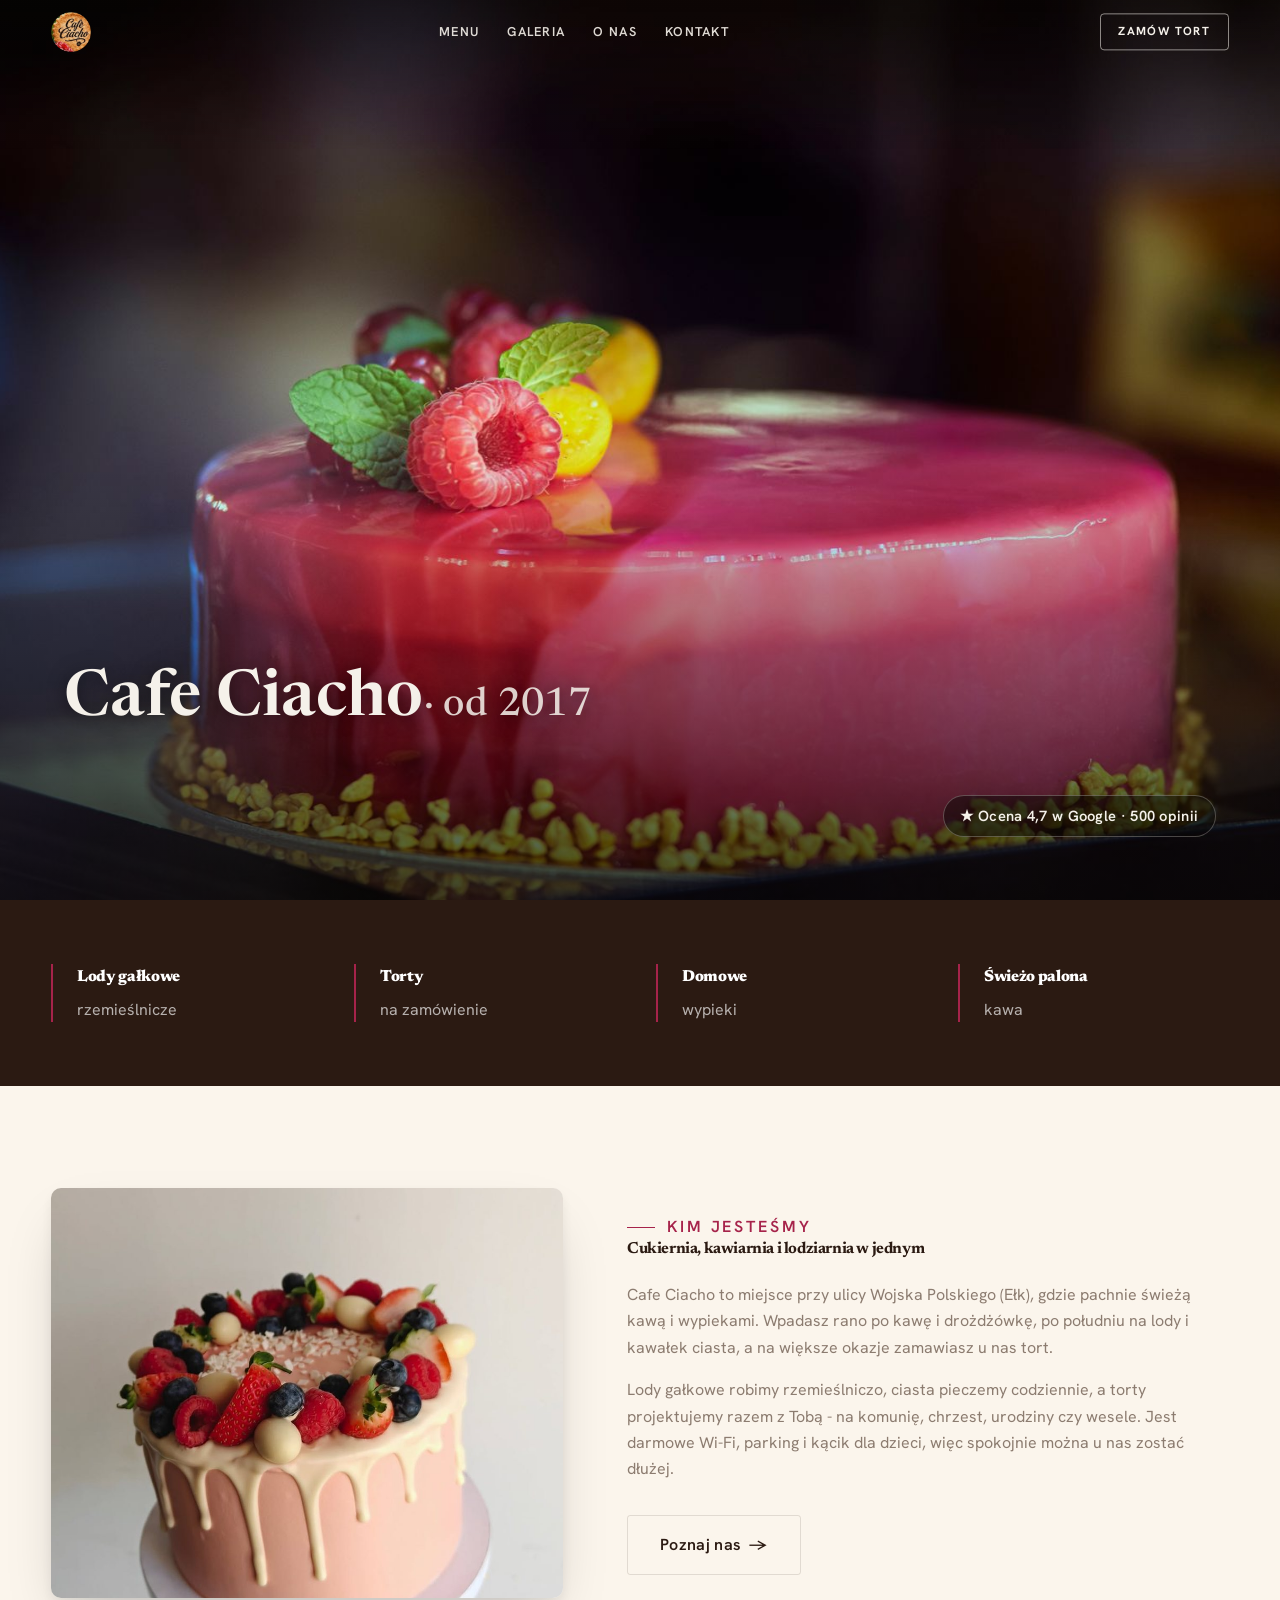
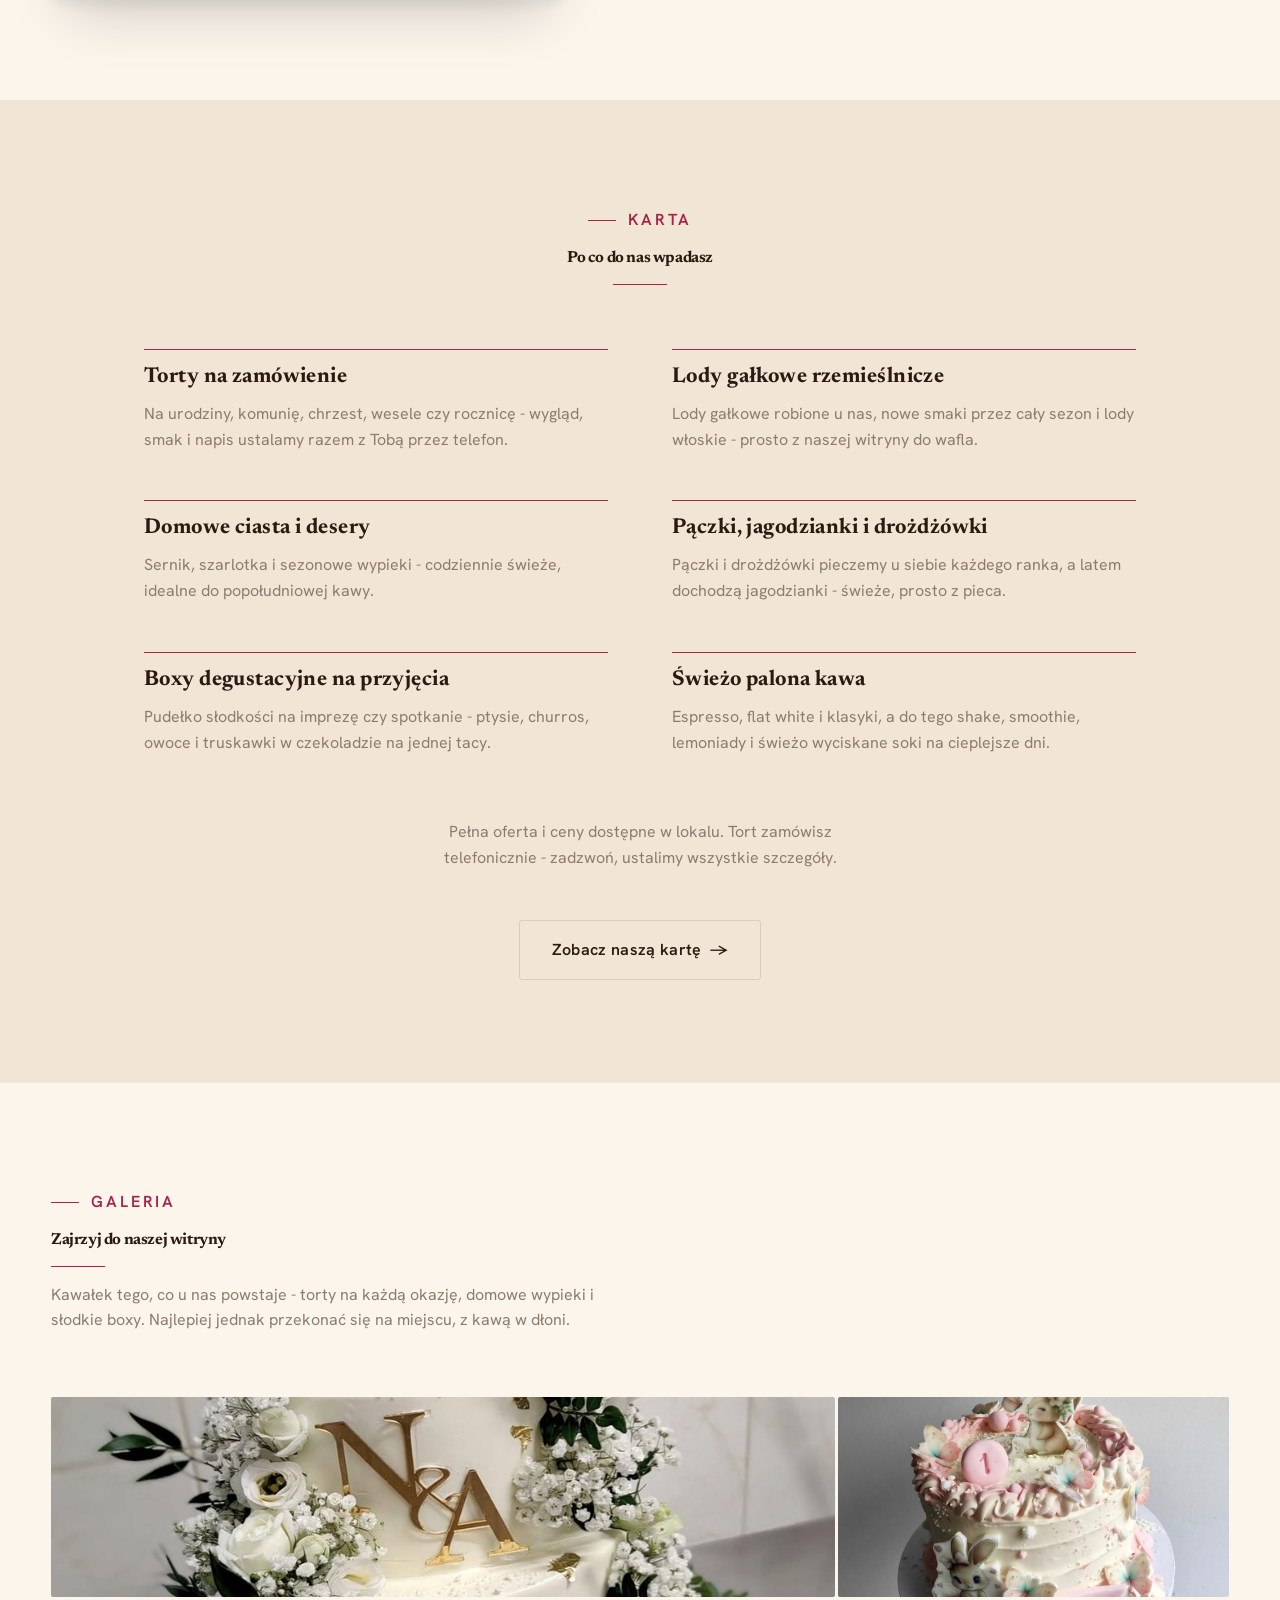
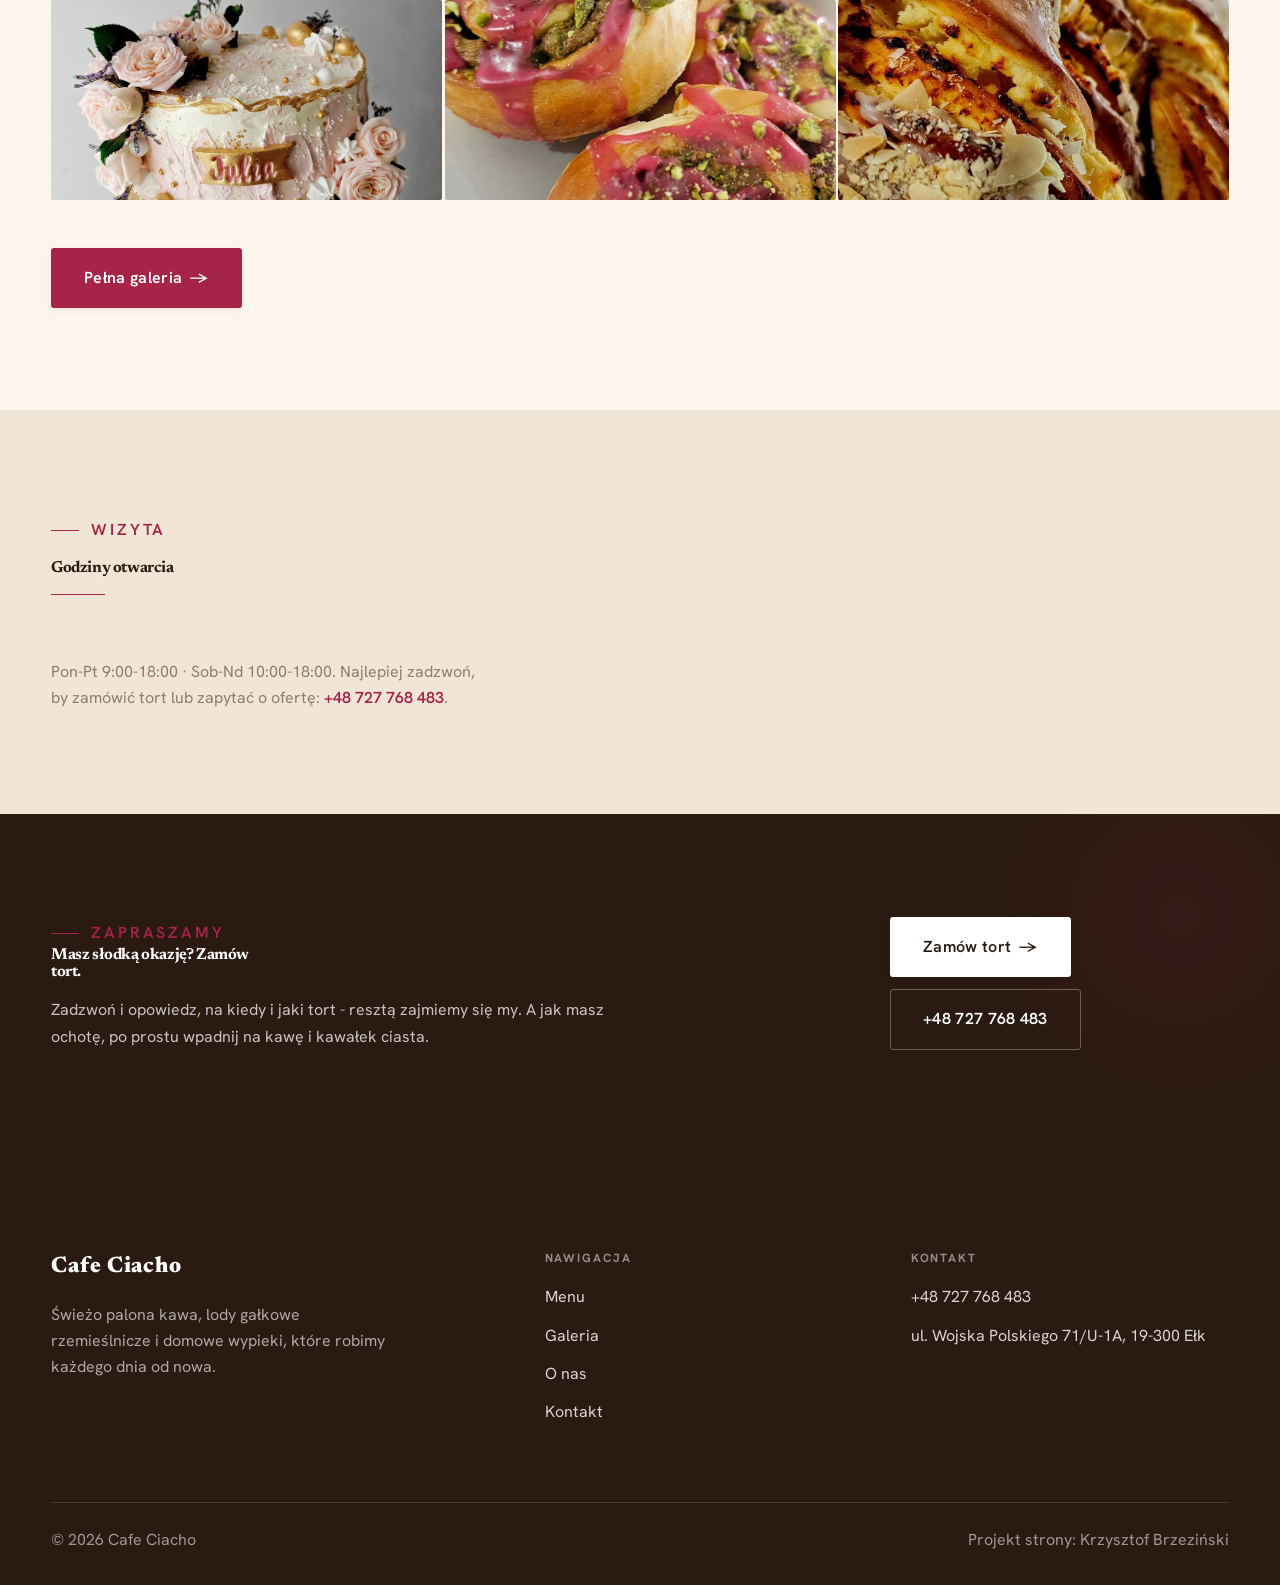
<file: index.html>
<!DOCTYPE html>
<html lang="pl">
<head>
<meta charset="UTF-8">
<meta name="viewport" content="width=device-width, initial-scale=1.0">
<title>Cafe Ciacho - Kawiarnia i cukiernia · Ełk</title>
<meta name="description" content="Cafe Ciacho - kawiarnia, lodziarnia i cukiernia · Ełk. Świeżo palona kawa, lody gałkowe rzemieślnicze, domowe wypieki i torty na każdą okazję. Zajrzyj na Wojska Polskiego.">
<link rel="preconnect" href="https://fonts.googleapis.com">
<link rel="preconnect" href="https://fonts.gstatic.com" crossorigin>
<link href="https://fonts.googleapis.com/css2?family=Newsreader:opsz,wght@6..72,500;6..72,600;6..72,700&family=Hanken+Grotesk:wght@400;500;600&display=swap" rel="stylesheet">
<link rel="stylesheet" href="assets/styles.css">
</head>
<body>

<header class="nav">
  <div class="wrap nav-inner">
    <a class="brand brand-has-logo" href="index.html"><img class="brand-logo" src="img/logo.png" alt="Cafe Ciacho"></a>
    <nav class="nav-links">
      <a href="oferta.html">Menu</a>
      <a href="realizacje.html">Galeria</a>
      <a href="o-nas.html">O nas</a>
      <a href="kontakt.html">Kontakt</a>
      <a href="kontakt.html" class="btn btn-accent">Zamów tort</a>
    </nav>
    <button class="nav-toggle" aria-label="Menu"><span></span><span></span><span></span></button>
  </div>
</header>

<section class="hero-gastro">
  <img class="hg-bg" src="img/hero.jpg" alt="Cafe Ciacho">
  <div class="hg-veil"></div>
  <p class="hg-tagline">Cafe Ciacho<span class="hg-since">· od 2017</span></p>
  <p class="hg-rate">★ Ocena 4,7 w Google · 500 opinii</p>
</section>
<section class="strip" style="padding-block:0">
  <div class="wrap">
    <div class="item reveal"><div class="k">Lody gałkowe</div><div class="v">rzemieślnicze</div></div>
    <div class="item reveal"><div class="k">Torty</div><div class="v">na zamówienie</div></div>
    <div class="item reveal"><div class="k">Domowe</div><div class="v">wypieki</div></div>
    <div class="item reveal"><div class="k">Świeżo palona</div><div class="v">kawa</div></div>
  </div>
</section>
<section>
  <div class="wrap split">
    <div class="split-art reveal"><img src="img/g1.jpg" alt="Cafe Ciacho - nasz lokal" loading="lazy"></div>
    <div class="split-copy reveal">
      <span class="eyebrow">Kim jesteśmy</span>
      <h2>Cukiernia, kawiarnia i lodziarnia w jednym</h2>
      <p class="muted">Cafe Ciacho to miejsce przy ulicy Wojska Polskiego (Ełk), gdzie pachnie świeżą kawą i wypiekami. Wpadasz rano po kawę i drożdżówkę, po południu na lody i kawałek ciasta, a na większe okazje zamawiasz u nas tort.</p>
      <p class="muted">Lody gałkowe robimy rzemieślniczo, ciasta pieczemy codziennie, a torty projektujemy razem z Tobą - na komunię, chrzest, urodziny czy wesele. Jest darmowe Wi-Fi, parking i kącik dla dzieci, więc spokojnie można u nas zostać dłużej.</p>
      <a href="o-nas.html" class="btn btn-ghost">Poznaj nas <span class="arr">→</span></a>
    </div>
  </div>
</section>
<section id="menu" class="menu-sec">
  <div class="wrap">
    <div class="head center reveal">
      <span class="eyebrow">Karta</span>
      <h2>Po co do nas wpadasz</h2>
    </div>
    <div class="menu-cats">
      <div class="menu-cat reveal"><h3>Torty na zamówienie</h3><p>Na urodziny, komunię, chrzest, wesele czy rocznicę - wygląd, smak i napis ustalamy razem z Tobą przez telefon.</p></div>
      <div class="menu-cat reveal"><h3>Lody gałkowe rzemieślnicze</h3><p>Lody gałkowe robione u nas, nowe smaki przez cały sezon i lody włoskie - prosto z naszej witryny do wafla.</p></div>
      <div class="menu-cat reveal"><h3>Domowe ciasta i desery</h3><p>Sernik, szarlotka i sezonowe wypieki - codziennie świeże, idealne do popołudniowej kawy.</p></div>
      <div class="menu-cat reveal"><h3>Pączki, jagodzianki i drożdżówki</h3><p>Pączki i drożdżówki pieczemy u siebie każdego ranka, a latem dochodzą jagodzianki - świeże, prosto z pieca.</p></div>
      <div class="menu-cat reveal"><h3>Boxy degustacyjne na przyjęcia</h3><p>Pudełko słodkości na imprezę czy spotkanie - ptysie, churros, owoce i truskawki w czekoladzie na jednej tacy.</p></div>
      <div class="menu-cat reveal"><h3>Świeżo palona kawa</h3><p>Espresso, flat white i klasyki, a do tego shake, smoothie, lemoniady i świeżo wyciskane soki na cieplejsze dni.</p></div>
    </div>
    <p class="menu-note">Pełna oferta i ceny dostępne w lokalu. Tort zamówisz telefonicznie - zadzwoń, ustalimy wszystkie szczegóły.</p>
    <div style="text-align:center;margin-top:var(--space-7)" class="reveal"><a href="oferta.html" class="btn btn-ghost">Zobacz naszą kartę <span class="arr">→</span></a></div>
  </div>
</section>
<section>
  <div class="wrap">
    <div class="head reveal">
      <span class="eyebrow">Galeria</span>
      <h2>Zajrzyj do naszej witryny</h2>
      <p>Kawałek tego, co u nas powstaje - torty na każdą okazję, domowe wypieki i słodkie boxy. Najlepiej jednak przekonać się na miejscu, z kawą w dłoni.</p>
    </div>
    <div class="gallery">
      <div class="tile t-two3 reveal"><img src="img/g2.jpg" alt="Tort piętrowy na wesele" loading="lazy"><div class="cap">Tort piętrowy na wesele</div></div>
      <div class="tile t-third reveal"><img src="img/g3.jpg" alt="Tort na roczek z króliczkiem" loading="lazy"><div class="cap">Tort na roczek z króliczkiem</div></div>
      <div class="tile t-third reveal"><img src="img/g4.jpg" alt="Tort z żywymi kwiatami" loading="lazy"><div class="cap">Tort z żywymi kwiatami</div></div>
      <div class="tile t-third reveal"><img src="img/g5.jpg" alt="Słodkie drożdżówki z pieca" loading="lazy"><div class="cap">Słodkie drożdżówki z pieca</div></div>
      <div class="tile t-third reveal"><img src="img/g6.jpg" alt="Świeże rogaliki i wypieki" loading="lazy"><div class="cap">Świeże rogaliki i wypieki</div></div>
    </div>
    <div style="margin-top:var(--space-7)" class="reveal"><a href="realizacje.html" class="btn btn-accent">Pełna galeria <span class="arr">→</span></a></div>
  </div>
</section>
<section class="trust">
  <div class="wrap">
    <div class="head reveal">
      <span class="eyebrow">Wizyta</span>
      <h2>Godziny otwarcia</h2>
    </div>
    <p class="reveal" style="color:var(--muted);max-width:48ch">Pon-Pt 9:00-18:00 · Sob-Nd 10:00-18:00. Najlepiej zadzwoń, by zamówić tort lub zapytać o ofertę: <a href="tel:+48727768483" style="color:var(--accent);font-weight:600">+48 727 768 483</a>.</p>
  </div>
</section>
<section class="cta">
  <div class="wrap">
    <div class="reveal">
      <span class="eyebrow">Zapraszamy</span>
      <h2>Masz słodką okazję? Zamów tort.</h2>
      <p>Zadzwoń i opowiedz, na kiedy i jaki tort - resztą zajmiemy się my. A jak masz ochotę, po prostu wpadnij na kawę i kawałek ciasta.</p>
    </div>
    <div class="cta-actions reveal">
      <a href="kontakt.html" class="btn btn-light">Zamów tort <span class="arr">→</span></a>
      <a href="tel:+48727768483" class="btn btn-ghost" style="color:#fff;border-color:rgba(255,255,255,.3)">+48 727 768 483</a>
    </div>
  </div>
</section>

<footer>
  <div class="wrap">
    <div class="foot-grid">
      <div class="foot-brand">
        <div class="name">Cafe Ciacho</div>
        <p>Świeżo palona kawa, lody gałkowe rzemieślnicze i domowe wypieki, które robimy każdego dnia od nowa.</p>
      </div>
      <div class="foot-col">
        <h4>Nawigacja</h4>
        <a href="oferta.html">Menu</a>
        <a href="realizacje.html">Galeria</a>
        <a href="o-nas.html">O nas</a>
        <a href="kontakt.html">Kontakt</a>
      </div>
      <div class="foot-col">
        <h4>Kontakt</h4>
        <a href="tel:+48727768483">+48 727 768 483</a>
        <p>ul. Wojska Polskiego 71/U-1A, 19-300 Ełk</p>
      </div>
    </div>
    <div class="foot-bot">
      <span>© 2026 Cafe Ciacho</span>
      <span>Projekt strony: Krzysztof Brzeziński</span>
    </div>
  </div>
</footer>
<div class="sticky-reserve"><a class="sr-book" href="kontakt.html">Zamów tort</a><a class="sr-call" href="tel:+48727768483" aria-label="Zadzwoń"><svg class="ico-tel" width="16" height="16" viewBox="0 0 24 24" fill="none" aria-hidden="true"><path d="M6.6 10.8a15.5 15.5 0 0 0 6.6 6.6l2.2-2.2a1 1 0 0 1 1-.24 11.4 11.4 0 0 0 3.6.58 1 1 0 0 1 1 1V20a1 1 0 0 1-1 1A17 17 0 0 1 3 4a1 1 0 0 1 1-1h3.5a1 1 0 0 1 1 1c0 1.25.2 2.46.58 3.6a1 1 0 0 1-.25 1l-2.23 2.2Z" fill="currentColor"/></svg></a></div>

<script src="assets/main.js"></script>
</body>
</html>
</file>
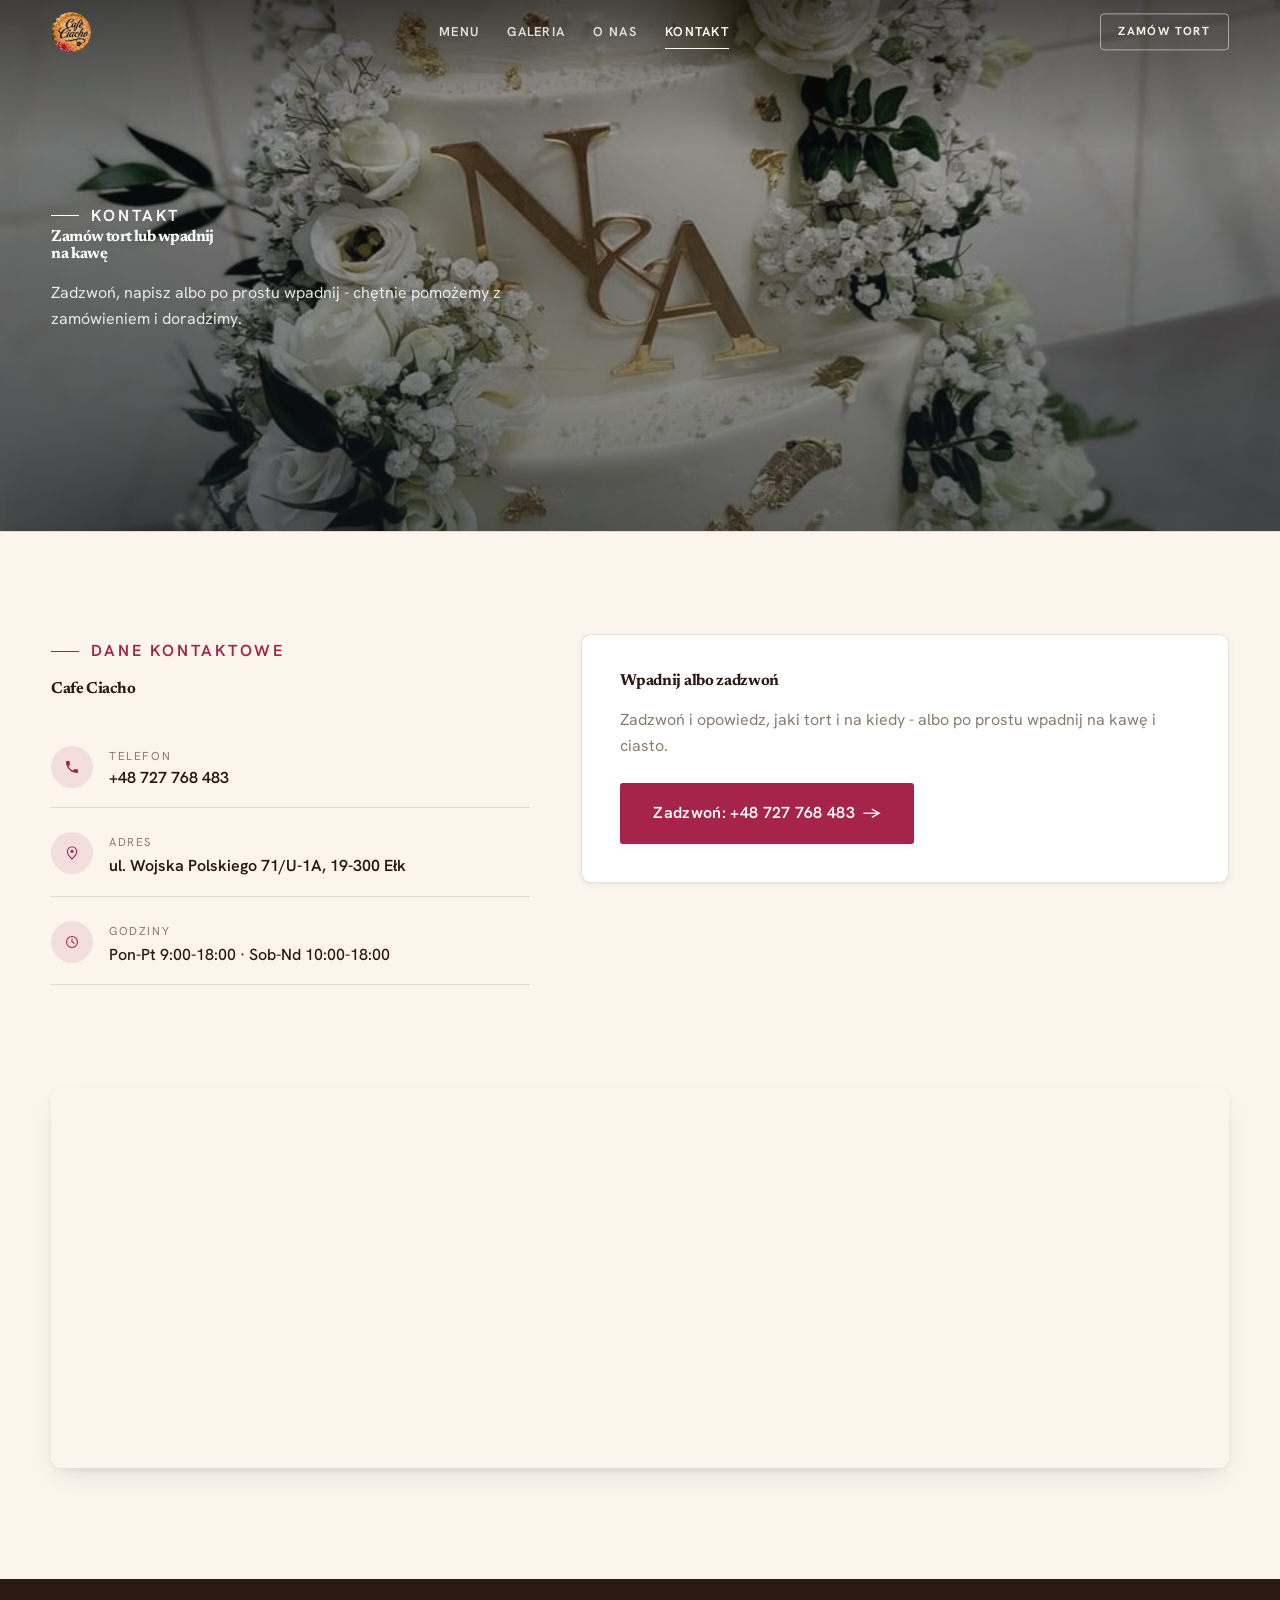
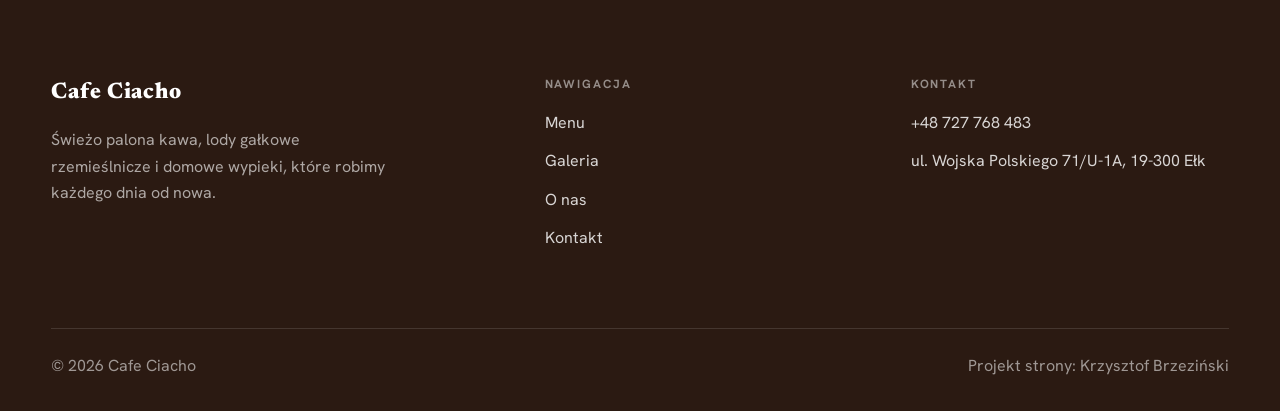
<file: kontakt.html>
<!DOCTYPE html>
<html lang="pl">
<head>
<meta charset="UTF-8">
<meta name="viewport" content="width=device-width, initial-scale=1.0">
<title>Kontakt - Cafe Ciacho</title>
<meta name="description" content="Kontakt Cafe Ciacho - ul. Wojska Polskiego 71/U-1A, 19-300 Ełk">
<link rel="preconnect" href="https://fonts.googleapis.com">
<link rel="preconnect" href="https://fonts.gstatic.com" crossorigin>
<link href="https://fonts.googleapis.com/css2?family=Newsreader:opsz,wght@6..72,500;6..72,600;6..72,700&family=Hanken+Grotesk:wght@400;500;600&display=swap" rel="stylesheet">
<link rel="stylesheet" href="assets/styles.css">
</head>
<body>

<header class="nav">
  <div class="wrap nav-inner">
    <a class="brand brand-has-logo" href="index.html"><img class="brand-logo" src="img/logo.png" alt="Cafe Ciacho"></a>
    <nav class="nav-links">
      <a href="oferta.html">Menu</a>
      <a href="realizacje.html">Galeria</a>
      <a href="o-nas.html">O nas</a>
      <a href="kontakt.html" class="active">Kontakt</a>
      <a href="kontakt.html" class="btn btn-accent">Zamów tort</a>
    </nav>
    <button class="nav-toggle" aria-label="Menu"><span></span><span></span><span></span></button>
  </div>
</header>

<section class="pagehead">
  <img src="img/g2.jpg" alt="Cafe Ciacho - Zamów tort lub wpadnij na kawę">
  <div class="wrap">
    <span class="eyebrow">Kontakt</span>
    <h1>Zamów tort lub wpadnij na kawę</h1>
    <p>Zadzwoń, napisz albo po prostu wpadnij - chętnie pomożemy z zamówieniem i doradzimy.</p>
  </div>
</section>
<section>
  <div class="wrap contact-grid">
    <div class="reveal">
      <span class="eyebrow">Dane kontaktowe</span>
      <h2 style="margin:var(--space-4) 0 var(--space-6)">Cafe Ciacho</h2>
      <div class="info-list">
        <div class="info-row"><div class="ic"><svg class="ico-tel" width="16" height="16" viewBox="0 0 24 24" fill="none" aria-hidden="true"><path d="M6.6 10.8a15.5 15.5 0 0 0 6.6 6.6l2.2-2.2a1 1 0 0 1 1-.24 11.4 11.4 0 0 0 3.6.58 1 1 0 0 1 1 1V20a1 1 0 0 1-1 1A17 17 0 0 1 3 4a1 1 0 0 1 1-1h3.5a1 1 0 0 1 1 1c0 1.25.2 2.46.58 3.6a1 1 0 0 1-.25 1l-2.23 2.2Z" fill="currentColor"/></svg></div><div><div class="lbl">Telefon</div><a class="val" href="tel:+48727768483">+48 727 768 483</a></div></div>
        <div class="info-row"><div class="ic"><svg class="ico-pin" width="16" height="16" viewBox="0 0 24 24" fill="none" aria-hidden="true"><path d="M12 21s7-6.1 7-11.5A7 7 0 0 0 5 9.5C5 14.9 12 21 12 21Z" stroke="currentColor" stroke-width="1.6" fill="none"/><circle cx="12" cy="9.5" r="2.4" fill="currentColor"/></svg></div><div><div class="lbl">Adres</div><div class="val">ul. Wojska Polskiego 71/U-1A, 19-300 Ełk</div></div></div>
        <div class="info-row"><div class="ic"><svg class="ico-clock" width="16" height="16" viewBox="0 0 24 24" fill="none" aria-hidden="true"><circle cx="12" cy="12" r="8.2" stroke="currentColor" stroke-width="1.6"/><path d="M12 7.5V12l3.2 1.9" stroke="currentColor" stroke-width="1.6" stroke-linecap="round"/></svg></div><div><div class="lbl">Godziny</div><div class="val" style="font-weight:500">Pon-Pt 9:00-18:00 · Sob-Nd 10:00-18:00</div></div></div>
      </div>
    </div>
    <div class="reveal">
      <div class="form">
        <h3 style="margin-bottom:var(--space-4)">Wpadnij albo zadzwoń</h3>
        <p class="muted" style="margin-bottom:var(--space-5)">Zadzwoń i opowiedz, jaki tort i na kiedy - albo po prostu wpadnij na kawę i ciasto.</p>
        <a href="tel:+48727768483" class="btn btn-accent" style="justify-content:center">Zadzwoń: +48 727 768 483 <span class="arr">→</span></a>
      </div>
    </div>
  </div>
</section>
<section style="padding-top:0">
  <div class="wrap reveal">
    <iframe class="map" title="Cafe Ciacho - Ełk" src="https://maps.google.com/maps?q=Cafe%20Ciacho%20E%C5%82k&z=15&output=embed" loading="lazy" referrerpolicy="no-referrer-when-downgrade"></iframe>
  </div>
</section>

<footer>
  <div class="wrap">
    <div class="foot-grid">
      <div class="foot-brand">
        <div class="name">Cafe Ciacho</div>
        <p>Świeżo palona kawa, lody gałkowe rzemieślnicze i domowe wypieki, które robimy każdego dnia od nowa.</p>
      </div>
      <div class="foot-col">
        <h4>Nawigacja</h4>
        <a href="oferta.html">Menu</a>
        <a href="realizacje.html">Galeria</a>
        <a href="o-nas.html">O nas</a>
        <a href="kontakt.html">Kontakt</a>
      </div>
      <div class="foot-col">
        <h4>Kontakt</h4>
        <a href="tel:+48727768483">+48 727 768 483</a>
        <p>ul. Wojska Polskiego 71/U-1A, 19-300 Ełk</p>
      </div>
    </div>
    <div class="foot-bot">
      <span>© 2026 Cafe Ciacho</span>
      <span>Projekt strony: Krzysztof Brzeziński</span>
    </div>
  </div>
</footer>
<div class="sticky-reserve"><a class="sr-book" href="kontakt.html">Zamów tort</a><a class="sr-call" href="tel:+48727768483" aria-label="Zadzwoń"><svg class="ico-tel" width="16" height="16" viewBox="0 0 24 24" fill="none" aria-hidden="true"><path d="M6.6 10.8a15.5 15.5 0 0 0 6.6 6.6l2.2-2.2a1 1 0 0 1 1-.24 11.4 11.4 0 0 0 3.6.58 1 1 0 0 1 1 1V20a1 1 0 0 1-1 1A17 17 0 0 1 3 4a1 1 0 0 1 1-1h3.5a1 1 0 0 1 1 1c0 1.25.2 2.46.58 3.6a1 1 0 0 1-.25 1l-2.23 2.2Z" fill="currentColor"/></svg></a></div>

<script src="assets/main.js"></script>
</body>
</html>
</file>
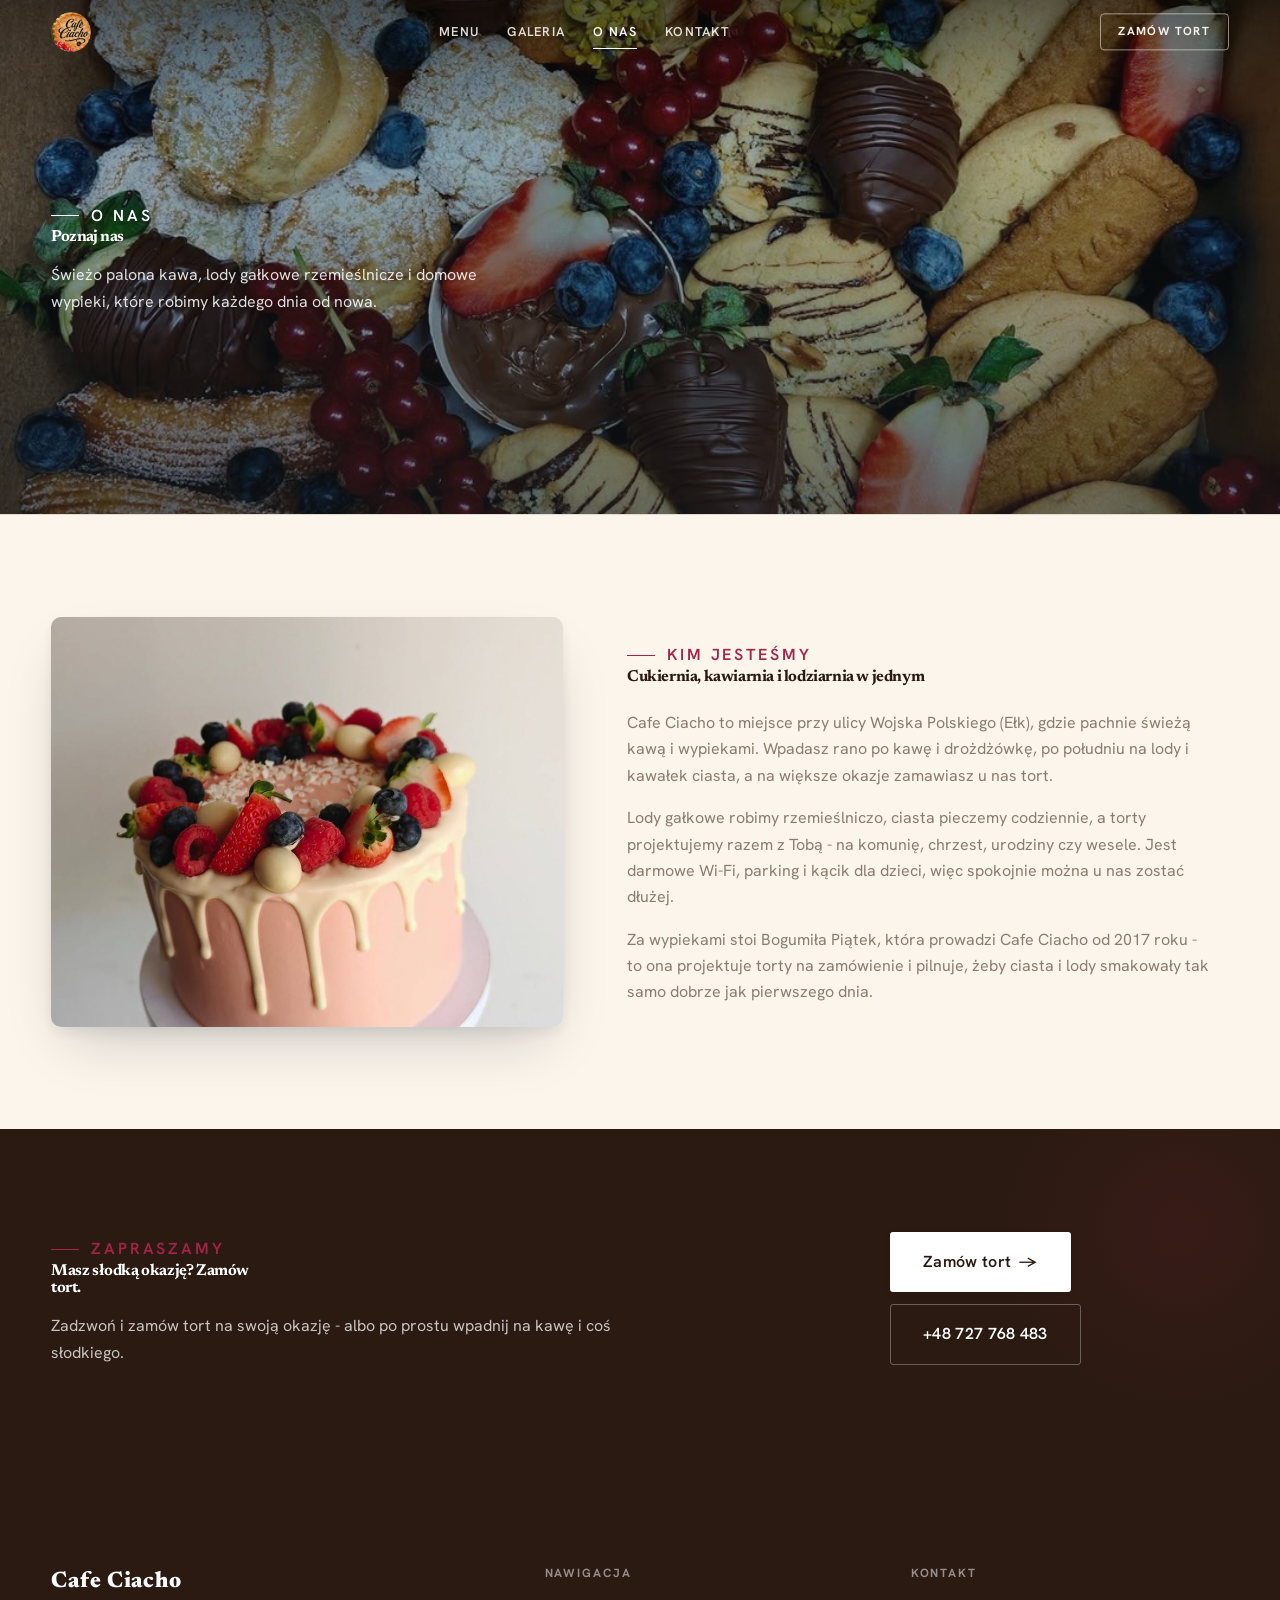
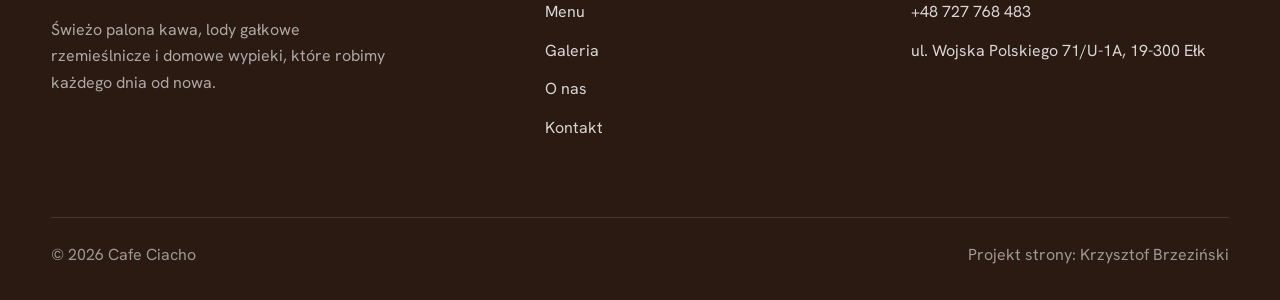
<file: o-nas.html>
<!DOCTYPE html>
<html lang="pl">
<head>
<meta charset="UTF-8">
<meta name="viewport" content="width=device-width, initial-scale=1.0">
<title>O nas - Cafe Ciacho</title>
<meta name="description" content="Cafe Ciacho - kawiarnia, lodziarnia i cukiernia · Ełk. Świeżo palona kawa, lody gałkowe rzemieślnicze, domowe wypieki i torty na każdą okazję. Zajrzyj na Wojska Polskiego.">
<link rel="preconnect" href="https://fonts.googleapis.com">
<link rel="preconnect" href="https://fonts.gstatic.com" crossorigin>
<link href="https://fonts.googleapis.com/css2?family=Newsreader:opsz,wght@6..72,500;6..72,600;6..72,700&family=Hanken+Grotesk:wght@400;500;600&display=swap" rel="stylesheet">
<link rel="stylesheet" href="assets/styles.css">
</head>
<body>

<header class="nav">
  <div class="wrap nav-inner">
    <a class="brand brand-has-logo" href="index.html"><img class="brand-logo" src="img/logo.png" alt="Cafe Ciacho"></a>
    <nav class="nav-links">
      <a href="oferta.html">Menu</a>
      <a href="realizacje.html">Galeria</a>
      <a href="o-nas.html" class="active">O nas</a>
      <a href="kontakt.html">Kontakt</a>
      <a href="kontakt.html" class="btn btn-accent">Zamów tort</a>
    </nav>
    <button class="nav-toggle" aria-label="Menu"><span></span><span></span><span></span></button>
  </div>
</header>

<section class="pagehead">
  <img src="img/about.jpg" alt="Cafe Ciacho - Poznaj nas">
  <div class="wrap">
    <span class="eyebrow">O nas</span>
    <h1>Poznaj nas</h1>
    <p>Świeżo palona kawa, lody gałkowe rzemieślnicze i domowe wypieki, które robimy każdego dnia od nowa.</p>
  </div>
</section>
<section>
  <div class="wrap split">
    <div class="split-art reveal"><img src="img/g1.jpg" alt="Cafe Ciacho" loading="lazy"></div>
    <div class="split-copy reveal">
      <span class="eyebrow">Kim jesteśmy</span>
      <h2>Cukiernia, kawiarnia i lodziarnia w jednym</h2>
      <p class="muted">Cafe Ciacho to miejsce przy ulicy Wojska Polskiego (Ełk), gdzie pachnie świeżą kawą i wypiekami. Wpadasz rano po kawę i drożdżówkę, po południu na lody i kawałek ciasta, a na większe okazje zamawiasz u nas tort.</p>
      <p class="muted">Lody gałkowe robimy rzemieślniczo, ciasta pieczemy codziennie, a torty projektujemy razem z Tobą - na komunię, chrzest, urodziny czy wesele. Jest darmowe Wi-Fi, parking i kącik dla dzieci, więc spokojnie można u nas zostać dłużej.</p>
      <p class="muted">Za wypiekami stoi Bogumiła Piątek, która prowadzi Cafe Ciacho od 2017 roku - to ona projektuje torty na zamówienie i pilnuje, żeby ciasta i lody smakowały tak samo dobrze jak pierwszego dnia.</p>
    </div>
  </div>
</section>


<section class="cta">
  <div class="wrap">
    <div class="reveal">
      <span class="eyebrow">Zapraszamy</span>
      <h2>Masz słodką okazję? Zamów tort.</h2>
      <p>Zadzwoń i zamów tort na swoją okazję - albo po prostu wpadnij na kawę i coś słodkiego.</p>
    </div>
    <div class="cta-actions reveal">
      <a href="kontakt.html" class="btn btn-light">Zamów tort <span class="arr">→</span></a>
      <a href="tel:+48727768483" class="btn btn-ghost" style="color:#fff;border-color:rgba(255,255,255,.3)">+48 727 768 483</a>
    </div>
  </div>
</section>

<footer>
  <div class="wrap">
    <div class="foot-grid">
      <div class="foot-brand">
        <div class="name">Cafe Ciacho</div>
        <p>Świeżo palona kawa, lody gałkowe rzemieślnicze i domowe wypieki, które robimy każdego dnia od nowa.</p>
      </div>
      <div class="foot-col">
        <h4>Nawigacja</h4>
        <a href="oferta.html">Menu</a>
        <a href="realizacje.html">Galeria</a>
        <a href="o-nas.html">O nas</a>
        <a href="kontakt.html">Kontakt</a>
      </div>
      <div class="foot-col">
        <h4>Kontakt</h4>
        <a href="tel:+48727768483">+48 727 768 483</a>
        <p>ul. Wojska Polskiego 71/U-1A, 19-300 Ełk</p>
      </div>
    </div>
    <div class="foot-bot">
      <span>© 2026 Cafe Ciacho</span>
      <span>Projekt strony: Krzysztof Brzeziński</span>
    </div>
  </div>
</footer>
<div class="sticky-reserve"><a class="sr-book" href="kontakt.html">Zamów tort</a><a class="sr-call" href="tel:+48727768483" aria-label="Zadzwoń"><svg class="ico-tel" width="16" height="16" viewBox="0 0 24 24" fill="none" aria-hidden="true"><path d="M6.6 10.8a15.5 15.5 0 0 0 6.6 6.6l2.2-2.2a1 1 0 0 1 1-.24 11.4 11.4 0 0 0 3.6.58 1 1 0 0 1 1 1V20a1 1 0 0 1-1 1A17 17 0 0 1 3 4a1 1 0 0 1 1-1h3.5a1 1 0 0 1 1 1c0 1.25.2 2.46.58 3.6a1 1 0 0 1-.25 1l-2.23 2.2Z" fill="currentColor"/></svg></a></div>

<script src="assets/main.js"></script>
</body>
</html>
</file>
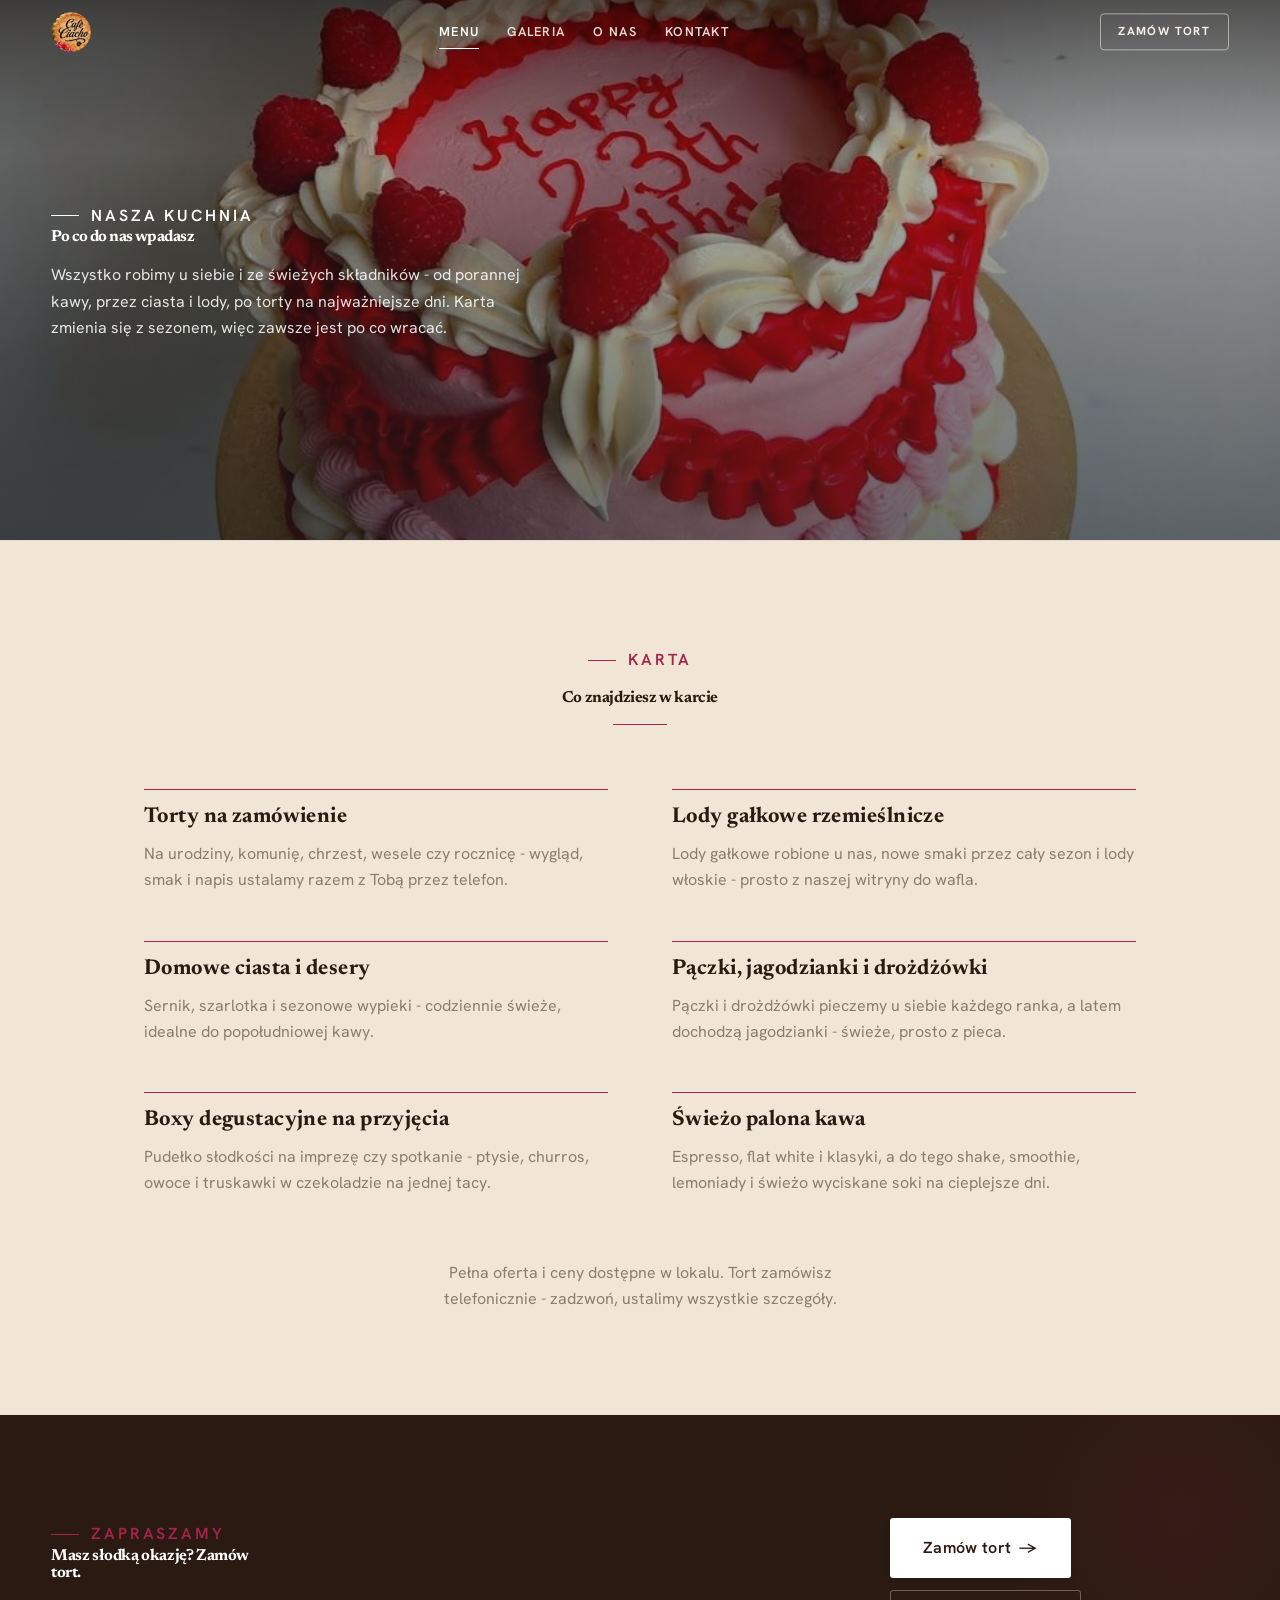
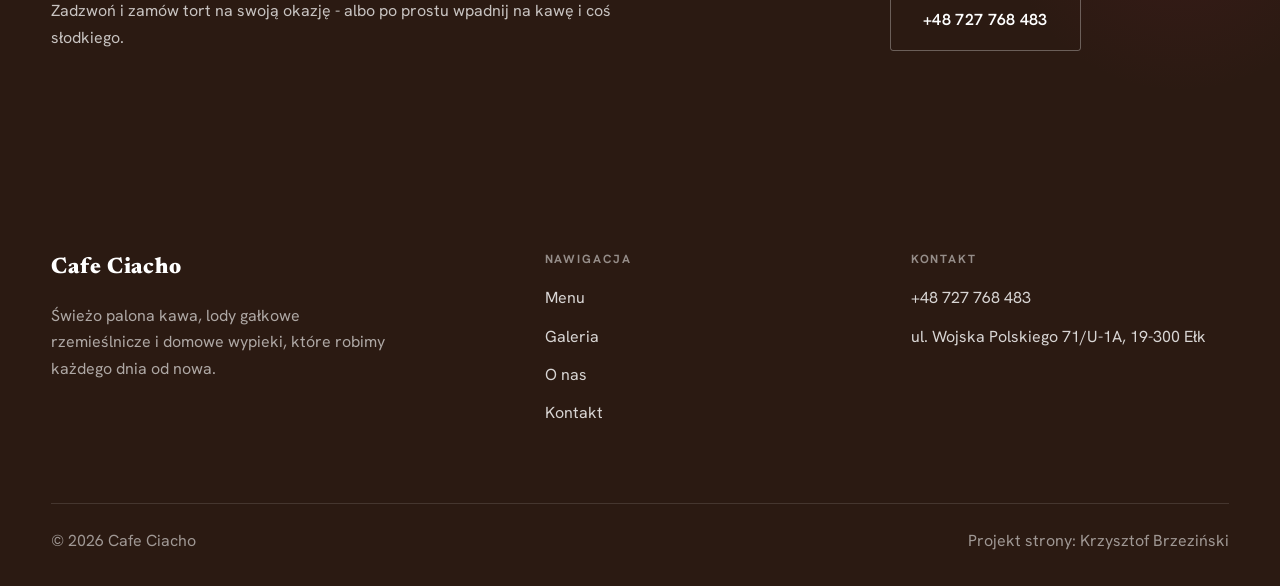
<file: oferta.html>
<!DOCTYPE html>
<html lang="pl">
<head>
<meta charset="UTF-8">
<meta name="viewport" content="width=device-width, initial-scale=1.0">
<title>Nasza kuchnia - Cafe Ciacho</title>
<meta name="description" content="Cafe Ciacho - kawiarnia, lodziarnia i cukiernia · Ełk. Świeżo palona kawa, lody gałkowe rzemieślnicze, domowe wypieki i torty na każdą okazję. Zajrzyj na Wojska Polskiego.">
<link rel="preconnect" href="https://fonts.googleapis.com">
<link rel="preconnect" href="https://fonts.gstatic.com" crossorigin>
<link href="https://fonts.googleapis.com/css2?family=Newsreader:opsz,wght@6..72,500;6..72,600;6..72,700&family=Hanken+Grotesk:wght@400;500;600&display=swap" rel="stylesheet">
<link rel="stylesheet" href="assets/styles.css">
</head>
<body>

<header class="nav">
  <div class="wrap nav-inner">
    <a class="brand brand-has-logo" href="index.html"><img class="brand-logo" src="img/logo.png" alt="Cafe Ciacho"></a>
    <nav class="nav-links">
      <a href="oferta.html" class="active">Menu</a>
      <a href="realizacje.html">Galeria</a>
      <a href="o-nas.html">O nas</a>
      <a href="kontakt.html">Kontakt</a>
      <a href="kontakt.html" class="btn btn-accent">Zamów tort</a>
    </nav>
    <button class="nav-toggle" aria-label="Menu"><span></span><span></span><span></span></button>
  </div>
</header>

<section class="pagehead">
  <img src="img/g8.jpg" alt="Cafe Ciacho - Po co do nas wpadasz">
  <div class="wrap">
    <span class="eyebrow">Nasza kuchnia</span>
    <h1>Po co do nas wpadasz</h1>
    <p>Wszystko robimy u siebie i ze świeżych składników - od porannej kawy, przez ciasta i lody, po torty na najważniejsze dni. Karta zmienia się z sezonem, więc zawsze jest po co wracać.</p>
  </div>
</section>
<section class="menu-sec">
  <div class="wrap">
    <div class="head center reveal">
      <span class="eyebrow">Karta</span>
      <h2>Co znajdziesz w karcie</h2>
    </div>
    <div class="menu-cats">
      <div class="menu-cat reveal"><h3>Torty na zamówienie</h3><p>Na urodziny, komunię, chrzest, wesele czy rocznicę - wygląd, smak i napis ustalamy razem z Tobą przez telefon.</p></div>
      <div class="menu-cat reveal"><h3>Lody gałkowe rzemieślnicze</h3><p>Lody gałkowe robione u nas, nowe smaki przez cały sezon i lody włoskie - prosto z naszej witryny do wafla.</p></div>
      <div class="menu-cat reveal"><h3>Domowe ciasta i desery</h3><p>Sernik, szarlotka i sezonowe wypieki - codziennie świeże, idealne do popołudniowej kawy.</p></div>
      <div class="menu-cat reveal"><h3>Pączki, jagodzianki i drożdżówki</h3><p>Pączki i drożdżówki pieczemy u siebie każdego ranka, a latem dochodzą jagodzianki - świeże, prosto z pieca.</p></div>
      <div class="menu-cat reveal"><h3>Boxy degustacyjne na przyjęcia</h3><p>Pudełko słodkości na imprezę czy spotkanie - ptysie, churros, owoce i truskawki w czekoladzie na jednej tacy.</p></div>
      <div class="menu-cat reveal"><h3>Świeżo palona kawa</h3><p>Espresso, flat white i klasyki, a do tego shake, smoothie, lemoniady i świeżo wyciskane soki na cieplejsze dni.</p></div>
    </div>
    <p class="menu-note">Pełna oferta i ceny dostępne w lokalu. Tort zamówisz telefonicznie - zadzwoń, ustalimy wszystkie szczegóły.</p>
  </div>
</section>
<section class="cta">
  <div class="wrap">
    <div class="reveal">
      <span class="eyebrow">Zapraszamy</span>
      <h2>Masz słodką okazję? Zamów tort.</h2>
      <p>Zadzwoń i zamów tort na swoją okazję - albo po prostu wpadnij na kawę i coś słodkiego.</p>
    </div>
    <div class="cta-actions reveal">
      <a href="kontakt.html" class="btn btn-light">Zamów tort <span class="arr">→</span></a>
      <a href="tel:+48727768483" class="btn btn-ghost" style="color:#fff;border-color:rgba(255,255,255,.3)">+48 727 768 483</a>
    </div>
  </div>
</section>

<footer>
  <div class="wrap">
    <div class="foot-grid">
      <div class="foot-brand">
        <div class="name">Cafe Ciacho</div>
        <p>Świeżo palona kawa, lody gałkowe rzemieślnicze i domowe wypieki, które robimy każdego dnia od nowa.</p>
      </div>
      <div class="foot-col">
        <h4>Nawigacja</h4>
        <a href="oferta.html">Menu</a>
        <a href="realizacje.html">Galeria</a>
        <a href="o-nas.html">O nas</a>
        <a href="kontakt.html">Kontakt</a>
      </div>
      <div class="foot-col">
        <h4>Kontakt</h4>
        <a href="tel:+48727768483">+48 727 768 483</a>
        <p>ul. Wojska Polskiego 71/U-1A, 19-300 Ełk</p>
      </div>
    </div>
    <div class="foot-bot">
      <span>© 2026 Cafe Ciacho</span>
      <span>Projekt strony: Krzysztof Brzeziński</span>
    </div>
  </div>
</footer>
<div class="sticky-reserve"><a class="sr-book" href="kontakt.html">Zamów tort</a><a class="sr-call" href="tel:+48727768483" aria-label="Zadzwoń"><svg class="ico-tel" width="16" height="16" viewBox="0 0 24 24" fill="none" aria-hidden="true"><path d="M6.6 10.8a15.5 15.5 0 0 0 6.6 6.6l2.2-2.2a1 1 0 0 1 1-.24 11.4 11.4 0 0 0 3.6.58 1 1 0 0 1 1 1V20a1 1 0 0 1-1 1A17 17 0 0 1 3 4a1 1 0 0 1 1-1h3.5a1 1 0 0 1 1 1c0 1.25.2 2.46.58 3.6a1 1 0 0 1-.25 1l-2.23 2.2Z" fill="currentColor"/></svg></a></div>

<script src="assets/main.js"></script>
</body>
</html>
</file>
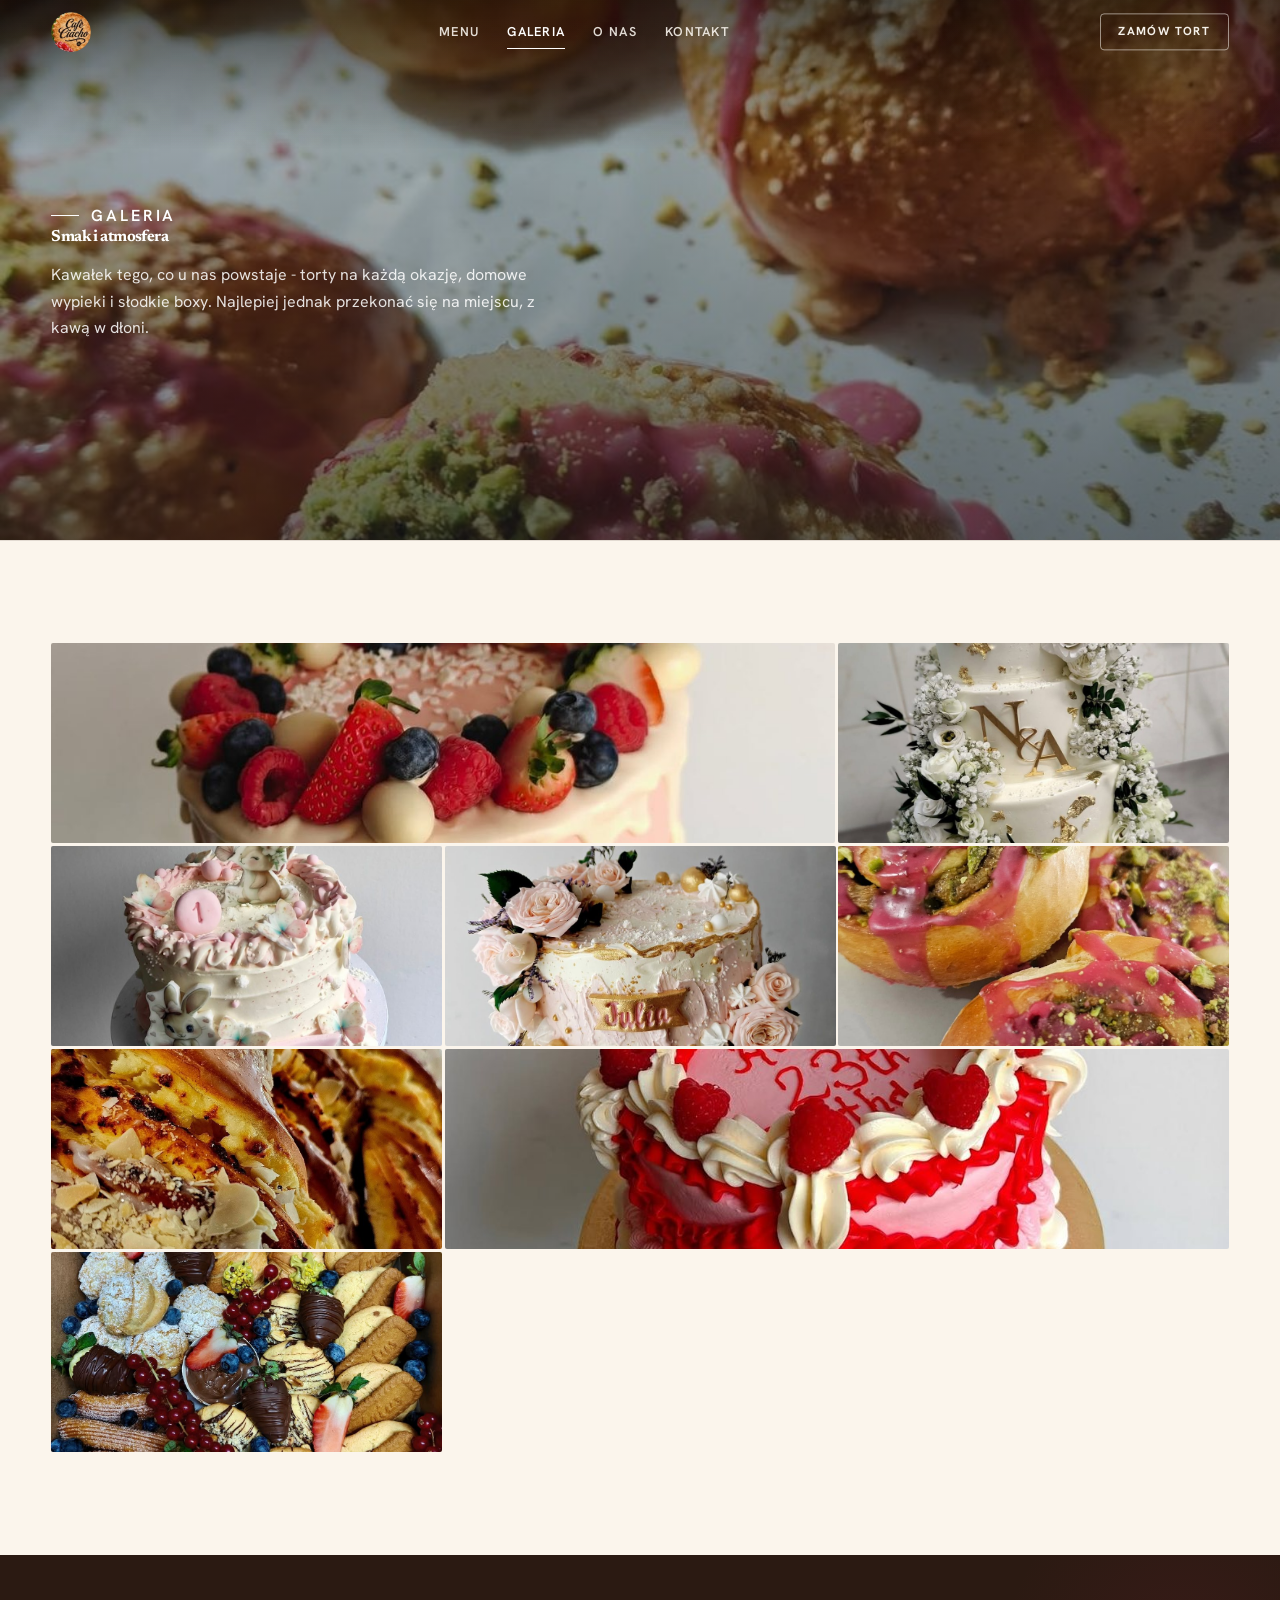
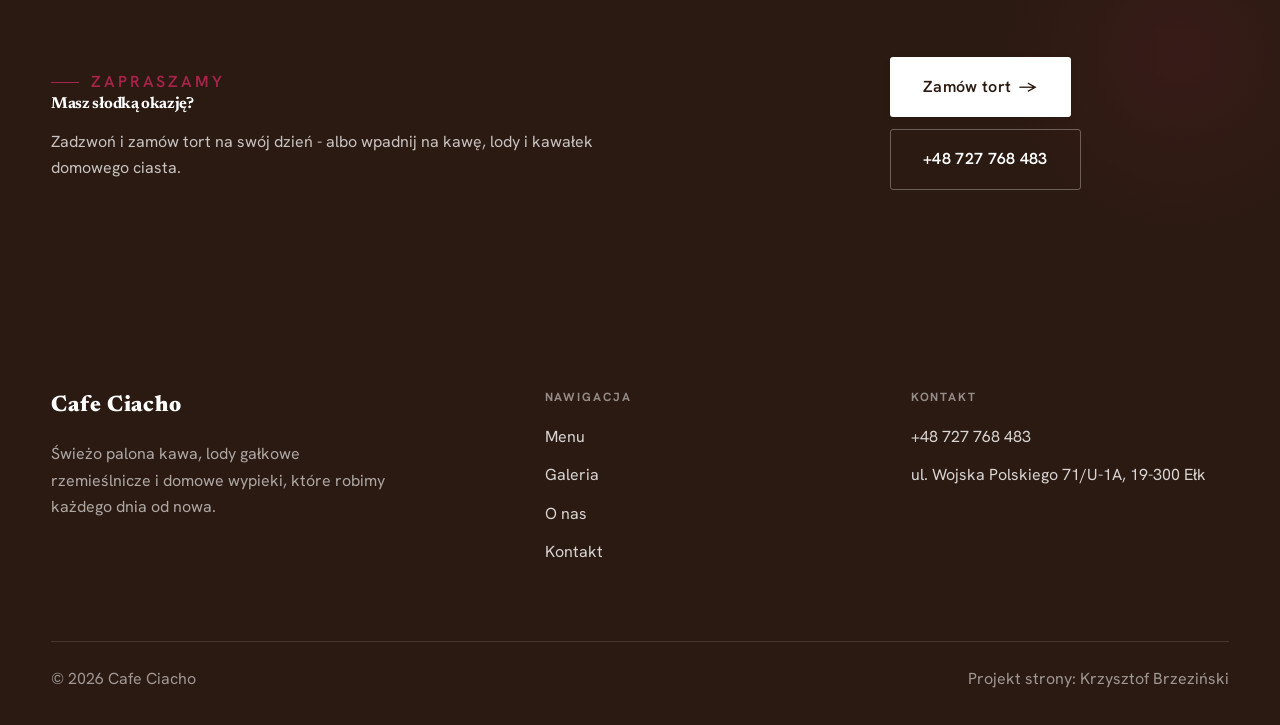
<file: realizacje.html>
<!DOCTYPE html>
<html lang="pl">
<head>
<meta charset="UTF-8">
<meta name="viewport" content="width=device-width, initial-scale=1.0">
<title>Galeria - Cafe Ciacho</title>
<meta name="description" content="Galeria Cafe Ciacho: Tort urodzinowy z owocami, Tort piętrowy na wesele, Tort na roczek z króliczkiem, Tort z żywymi kwiatami, Słodkie drożdżówki z pieca">
<link rel="preconnect" href="https://fonts.googleapis.com">
<link rel="preconnect" href="https://fonts.gstatic.com" crossorigin>
<link href="https://fonts.googleapis.com/css2?family=Newsreader:opsz,wght@6..72,500;6..72,600;6..72,700&family=Hanken+Grotesk:wght@400;500;600&display=swap" rel="stylesheet">
<link rel="stylesheet" href="assets/styles.css">
</head>
<body>

<header class="nav">
  <div class="wrap nav-inner">
    <a class="brand brand-has-logo" href="index.html"><img class="brand-logo" src="img/logo.png" alt="Cafe Ciacho"></a>
    <nav class="nav-links">
      <a href="oferta.html">Menu</a>
      <a href="realizacje.html" class="active">Galeria</a>
      <a href="o-nas.html">O nas</a>
      <a href="kontakt.html">Kontakt</a>
      <a href="kontakt.html" class="btn btn-accent">Zamów tort</a>
    </nav>
    <button class="nav-toggle" aria-label="Menu"><span></span><span></span><span></span></button>
  </div>
</header>

<section class="pagehead">
  <img src="img/g7.jpg" alt="Cafe Ciacho - Smak i atmosfera">
  <div class="wrap">
    <span class="eyebrow">Galeria</span>
    <h1>Smak i atmosfera</h1>
    <p>Kawałek tego, co u nas powstaje - torty na każdą okazję, domowe wypieki i słodkie boxy. Najlepiej jednak przekonać się na miejscu, z kawą w dłoni.</p>
  </div>
</section>
<section>
  <div class="wrap">
    <div class="gallery">
      <div class="tile t-two3 reveal"><img src="img/g1.jpg" alt="Tort urodzinowy z owocami" loading="lazy"><div class="cap">Tort urodzinowy z owocami</div></div>
      <div class="tile t-third reveal"><img src="img/g2.jpg" alt="Tort piętrowy na wesele" loading="lazy"><div class="cap">Tort piętrowy na wesele</div></div>
      <div class="tile t-third reveal"><img src="img/g3.jpg" alt="Tort na roczek z króliczkiem" loading="lazy"><div class="cap">Tort na roczek z króliczkiem</div></div>
      <div class="tile t-third reveal"><img src="img/g4.jpg" alt="Tort z żywymi kwiatami" loading="lazy"><div class="cap">Tort z żywymi kwiatami</div></div>
      <div class="tile t-third reveal"><img src="img/g5.jpg" alt="Słodkie drożdżówki z pieca" loading="lazy"><div class="cap">Słodkie drożdżówki z pieca</div></div>
      <div class="tile t-third reveal"><img src="img/g6.jpg" alt="Świeże rogaliki i wypieki" loading="lazy"><div class="cap">Świeże rogaliki i wypieki</div></div>
      <div class="tile t-two3 reveal"><img src="img/g8.jpg" alt="Słodki box na przyjęcie" loading="lazy"><div class="cap">Słodki box na przyjęcie</div></div>
      <div class="tile t-third reveal"><img src="img/about.jpg" alt="Cafe Ciacho" loading="lazy"></div>
    </div>
  </div>
</section>
<section class="cta">
  <div class="wrap">
    <div class="reveal">
      <span class="eyebrow">Zapraszamy</span>
      <h2>Masz słodką okazję?</h2>
      <p>Zadzwoń i zamów tort na swój dzień - albo wpadnij na kawę, lody i kawałek domowego ciasta.</p>
    </div>
    <div class="cta-actions reveal">
      <a href="kontakt.html" class="btn btn-light">Zamów tort <span class="arr">→</span></a>
      <a href="tel:+48727768483" class="btn btn-ghost" style="color:#fff;border-color:rgba(255,255,255,.3)">+48 727 768 483</a>
    </div>
  </div>
</section>

<footer>
  <div class="wrap">
    <div class="foot-grid">
      <div class="foot-brand">
        <div class="name">Cafe Ciacho</div>
        <p>Świeżo palona kawa, lody gałkowe rzemieślnicze i domowe wypieki, które robimy każdego dnia od nowa.</p>
      </div>
      <div class="foot-col">
        <h4>Nawigacja</h4>
        <a href="oferta.html">Menu</a>
        <a href="realizacje.html">Galeria</a>
        <a href="o-nas.html">O nas</a>
        <a href="kontakt.html">Kontakt</a>
      </div>
      <div class="foot-col">
        <h4>Kontakt</h4>
        <a href="tel:+48727768483">+48 727 768 483</a>
        <p>ul. Wojska Polskiego 71/U-1A, 19-300 Ełk</p>
      </div>
    </div>
    <div class="foot-bot">
      <span>© 2026 Cafe Ciacho</span>
      <span>Projekt strony: Krzysztof Brzeziński</span>
    </div>
  </div>
</footer>
<div class="sticky-reserve"><a class="sr-book" href="kontakt.html">Zamów tort</a><a class="sr-call" href="tel:+48727768483" aria-label="Zadzwoń"><svg class="ico-tel" width="16" height="16" viewBox="0 0 24 24" fill="none" aria-hidden="true"><path d="M6.6 10.8a15.5 15.5 0 0 0 6.6 6.6l2.2-2.2a1 1 0 0 1 1-.24 11.4 11.4 0 0 0 3.6.58 1 1 0 0 1 1 1V20a1 1 0 0 1-1 1A17 17 0 0 1 3 4a1 1 0 0 1 1-1h3.5a1 1 0 0 1 1 1c0 1.25.2 2.46.58 3.6a1 1 0 0 1-.25 1l-2.23 2.2Z" fill="currentColor"/></svg></a></div>

<script src="assets/main.js"></script>
</body>
</html>
</file>
<file: assets/styles.css>
/* ============================================================
   STOLBASZ — premium, architektoniczny B2B fit-out
   Jasna paleta, zero brązu. System wg premium-web-craft.
   Projekt strony: Krzysztof Brzeziński
   ============================================================ */

:root{
  /* PALETA — jasna, architektoniczna, chłodna */
  --paper:#FBF5EC;          /* główne tło */
  --paper-2:#F1E6D6;        /* sekcje alternatywne (chłodny jasny szary) */
  --paper-3:#F1E6D6;        /* delikatne wypełnienia */
  --ink:#2B1A12;            /* tekst główny — chłodny grafit */
  --ink-soft:#4A3326;       /* nagłówki drugorzędne */
  --muted:#8C7C70;          /* tekst poboczny */
  --line:rgba(43,26,18,.12);/* hairline */
  --accent:#A6234A;         /* stonowany petrol-slate — jedyny akcent */
  --accent-d:#82173A;
  --accent-soft:rgba(166,35,74,.10);
  --dark:#2B1A12;           /* sekcje ciemne (stopka/CTA) */

  /* ODSTĘPY — skala 4/8 */
  --space-1:4px; --space-2:8px; --space-3:12px; --space-4:16px; --space-5:24px;
  --space-6:32px; --space-7:48px; --space-8:64px; --space-9:96px; --space-10:128px;

  /* TYPOGRAFIA — fluid clamp() */
  --text-sm:clamp(.82rem,.8rem+.1vw,.9rem);
  --text-base:clamp(1rem,.97rem+.15vw,1.1rem);
  --text-lg:clamp(1.12rem,1.05rem+.3vw,1.3rem);
  --text-h3:clamp(1.2rem,1.1rem+.5vw,1.5rem);
  --text-h2:clamp(1.9rem,1.5rem+1.9vw,2.8rem);
  --text-h1:clamp(2.6rem,1.9rem+3.6vw,4.6rem);

  /* PROMIENIE — architektoniczne, raczej ostre */
  --r-sm:3px; --r-md:6px; --r-lg:10px;

  /* RUCH */
  --ease:cubic-bezier(.25,.46,.45,.94); --dur:.24s;

  /* CIENIE — miękkie, warstwowe */
  --sh-sm:0 1px 2px rgba(16,24,32,.04), 0 2px 8px rgba(16,24,32,.05);
  --sh-md:0 2px 6px rgba(16,24,32,.05), 0 12px 28px -8px rgba(16,24,32,.12);
  --sh-lg:0 6px 14px rgba(16,24,32,.07), 0 26px 56px -18px rgba(16,24,32,.22);

  --hairline:1px solid var(--line);

  --font-display:'Newsreader',serif;
  --font-body:'Hanken Grotesk',sans-serif;
}

*{box-sizing:border-box;margin:0;padding:0}
html{scroll-behavior:smooth}
body{
  font-family:var(--font-body);
  font-size:var(--text-base);
  line-height:1.65;
  color:var(--ink);
  background:var(--paper);
  -webkit-font-smoothing:antialiased;
  text-rendering:optimizeLegibility;
}
img{max-width:100%;display:block}
a{color:inherit;text-decoration:none}

.wrap{width:min(92%,1180px);margin-inline:auto}
section{padding-block:clamp(52px,6.5vw,96px)}

h1,h2,h3{font-family:var(--font-display);font-weight:700;line-height:1.08;letter-spacing:-.02em;color:var(--ink)}
h1{font-size:var(--text-h1);letter-spacing:-.035em}
h2{font-size:var(--text-h2);letter-spacing:-.025em}
h3{font-size:var(--text-h3)}
p{max-width:65ch}

.eyebrow{
  font-family:var(--font-body);
  font-size:var(--text-sm);
  font-weight:600;
  letter-spacing:.18em;
  text-transform:uppercase;
  color:var(--accent);
  display:inline-flex;align-items:center;gap:var(--space-3);
}
.eyebrow::before{content:"";width:28px;height:1px;background:var(--accent);display:inline-block}

.muted{color:var(--muted)}
.lead{font-size:var(--text-lg);line-height:1.55;color:var(--ink-soft);max-width:50ch}

/* ---------- BUTTONS ---------- */
.btn{
  display:inline-flex;align-items:center;gap:var(--space-2);
  font-weight:600;font-size:var(--text-sm);letter-spacing:.02em;
  padding:var(--space-4) var(--space-6);
  border-radius:var(--r-sm);
  transition:transform var(--dur) var(--ease),box-shadow var(--dur) var(--ease),background var(--dur) var(--ease);
  cursor:pointer;border:1px solid transparent;
}
.btn-accent{background:var(--accent);color:#fff;box-shadow:var(--sh-sm)}
.btn-accent:hover{background:var(--accent-d);transform:translateY(-2px);box-shadow:var(--sh-md)}
.btn-accent:active{transform:translateY(0);box-shadow:var(--sh-sm)}
.btn-ghost{background:transparent;color:var(--ink);border-color:var(--line)}
.btn-ghost:hover{border-color:var(--accent);color:var(--accent);transform:translateY(-2px)}
.btn-light{background:#fff;color:var(--ink);box-shadow:var(--sh-sm)}
.btn-light:hover{transform:translateY(-2px);box-shadow:var(--sh-md)}
.btn .arr{transition:transform var(--dur) var(--ease)}
.btn:hover .arr{transform:translateX(4px)}

/* ---------- NAV ---------- */
.nav{
  position:sticky;top:0;z-index:50;
  background:color-mix(in srgb,var(--paper) 88%,transparent);
  backdrop-filter:saturate(140%) blur(10px);
  border-bottom:var(--hairline);
}
.nav-inner{display:flex;align-items:center;justify-content:space-between;height:72px}
.brand{display:flex;flex-direction:column;line-height:1}
.brand .name{font-family:var(--font-display);font-weight:800;font-size:1.35rem;letter-spacing:.04em}
.brand .sub{font-size:.62rem;letter-spacing:.34em;text-transform:uppercase;color:var(--muted);margin-top:5px}
.nav-links{display:flex;align-items:center;gap:var(--space-6)}
.nav-links a{font-size:var(--text-sm);font-weight:500;color:var(--ink-soft);position:relative;padding-block:4px;transition:color var(--dur) var(--ease)}
.nav-links a::after{content:"";position:absolute;left:0;bottom:0;width:0;height:1.5px;background:var(--accent);transition:width var(--dur) var(--ease)}
.nav-links a:hover,.nav-links a.active{color:var(--ink)}
.nav-links a:hover::after,.nav-links a.active::after{width:100%}
.nav-links .btn{padding:var(--space-2) var(--space-5)}
/* przyciski w nav: właściwy kolor (przebij .nav-links a) + bez podkreślenia */
.nav-links a.btn-accent{color:#fff}
.nav-links a.btn-ghost,.nav-links a.btn-light{color:var(--ink)}
.nav-links a.btn::after{display:none}
.nav-toggle{display:none;background:none;border:none;cursor:pointer;flex-direction:column;gap:5px;padding:8px}
.nav-toggle span{width:24px;height:2px;background:var(--ink);transition:var(--dur)}

/* ---------- HERO (split) ---------- */
.hero{position:relative;overflow:hidden;border-bottom:var(--hairline)}
.hero-grid{display:grid;grid-template-columns:1.05fr .95fr;gap:clamp(24px,4vw,60px);align-items:center;
  padding-block:clamp(36px,4.5vw,64px)}
.hero-copy .eyebrow{margin-bottom:var(--space-5)}
.hero-copy h1{margin-bottom:var(--space-5)}
.hero-copy .lead{margin-bottom:var(--space-7)}
.hero-actions{display:flex;flex-wrap:wrap;gap:var(--space-4)}
.hero-art{position:relative;aspect-ratio:4/3;border-radius:var(--r-lg);overflow:hidden;box-shadow:var(--sh-lg)}
.hero-art img{width:100%;height:100%;object-fit:cover}
.hero-art::after{content:"";position:absolute;inset:0;background:linear-gradient(180deg,transparent 55%,rgba(18,24,28,.28))}
.hero-badge{position:absolute;left:var(--space-5);bottom:var(--space-5);z-index:2;
  background:rgba(252,252,251,.94);backdrop-filter:blur(4px);
  border-radius:var(--r-md);padding:var(--space-4) var(--space-5);box-shadow:var(--sh-md);max-width:78%}
.hero-badge strong{display:block;font-family:var(--font-display);font-size:1rem;letter-spacing:-.01em}
.hero-badge span{font-size:var(--text-sm);color:var(--muted)}

/* ---------- HERO duży / kinowy (strona główna) ---------- */
.hero-cine{position:relative;min-height:clamp(560px,82vh,840px);min-height:clamp(560px,82svh,840px);display:flex;align-items:center;overflow:hidden;border-bottom:var(--hairline)}
.hero-cine>img{position:absolute;inset:0;width:100%;height:100%;object-fit:cover;z-index:0}
.hero-cine::after{content:"";position:absolute;inset:0;z-index:1;
  background:linear-gradient(95deg,rgba(13,18,23,.86) 0%,rgba(13,18,23,.64) 32%,rgba(13,18,23,.24) 62%,rgba(13,18,23,.04) 100%)}
.hero-cine .wrap{position:relative;z-index:2;padding-block:var(--space-8)}
.hero-cine .hero-copy{max-width:660px}
.hero-cine .eyebrow{color:#fff;margin-bottom:var(--space-5)}
.hero-cine .eyebrow::before{background:#fff}
.hero-cine h1{color:#fff;margin-bottom:var(--space-5);font-size:clamp(2.9rem,2rem+4.4vw,5.2rem)}
.hero-cine .lead{color:rgba(255,255,255,.92);max-width:48ch;margin-bottom:var(--space-7)}
.hero-cine .hero-actions{display:flex;flex-wrap:wrap;gap:var(--space-4)}
@media(max-width:680px){
  .hero-cine{min-height:clamp(520px,76vh,640px);min-height:clamp(520px,76svh,640px);align-items:flex-end}
  .hero-cine::after{background:linear-gradient(0deg,rgba(13,18,23,.9) 6%,rgba(13,18,23,.45) 55%,rgba(13,18,23,.25) 100%)}
  .hero-cine .wrap{padding-bottom:var(--space-9)}
}

/* full-bleed hero variant (podstrony) */
.pagehead{position:relative;min-height:46vh;min-height:46svh;display:flex;align-items:flex-end;overflow:hidden;border-bottom:var(--hairline)}
.pagehead img{position:absolute;inset:0;width:100%;height:100%;object-fit:cover}
.pagehead::after{content:"";position:absolute;inset:0;background:linear-gradient(180deg,rgba(18,24,28,.25),rgba(18,24,28,.62))}
.pagehead .wrap{position:relative;z-index:2;padding-block:var(--space-9);color:#fff}
.pagehead h1{color:#fff;max-width:18ch}
.pagehead .eyebrow{color:#fff}
.pagehead .eyebrow::before{background:#fff}
.pagehead p{color:rgba(255,255,255,.86);margin-top:var(--space-4);max-width:54ch}

/* ---------- STRIP (pasek skrótów / liczby) ---------- */
.strip{background:var(--dark);color:#fff}
.strip .wrap{display:grid;grid-template-columns:repeat(4,1fr);gap:var(--space-6);padding-block:var(--space-8)}
.strip .item .k{font-family:var(--font-display);font-size:clamp(1.6rem,1.2rem+1.4vw,2.4rem);font-weight:800;letter-spacing:-.02em;color:#fff}
.strip .item .v{font-size:var(--text-sm);color:rgba(255,255,255,.66);margin-top:var(--space-2);line-height:1.45}
.strip .item{border-left:2px solid var(--accent);padding-left:var(--space-5)}

/* ---------- SECTION HEAD ---------- */
.head{max-width:48rem;margin-bottom:var(--space-8)}
.head.center{margin-inline:auto;text-align:center}
.head .eyebrow{margin-bottom:var(--space-4)}
.head h2{margin-bottom:var(--space-4)}
.head p{color:var(--muted);font-size:var(--text-lg);line-height:1.55}
.head.center p{margin-inline:auto}

/* ---------- INTRO SPLIT ---------- */
.split{display:grid;grid-template-columns:.92fr 1.08fr;gap:clamp(28px,5vw,80px);align-items:center}
.split.rev{grid-template-columns:1.08fr .92fr}
.split.rev .split-art{order:-1}
.split-art{position:relative;aspect-ratio:5/4;border-radius:var(--r-lg);overflow:hidden;box-shadow:var(--sh-lg)}
.split-art img{width:100%;height:100%;object-fit:cover}
.split-copy h2{margin-bottom:var(--space-5)}
.split-copy p+p{margin-top:var(--space-4)}
.split-copy .btn{margin-top:var(--space-6)}

/* ---------- SERVICES (zakres) ---------- */
.svc-grid{display:grid;grid-template-columns:repeat(auto-fit,minmax(280px,1fr));gap:var(--space-5)}
.svc{background:#fff;border:var(--hairline);border-radius:var(--r-md);padding:var(--space-7) var(--space-6);
  transition:transform var(--dur) var(--ease),box-shadow var(--dur) var(--ease),border-color var(--dur) var(--ease);
  position:relative;overflow:hidden}
.svc::before{content:"";position:absolute;left:0;top:0;width:3px;height:0;background:var(--accent);transition:height var(--dur) var(--ease)}
.svc:hover{transform:translateY(-4px);box-shadow:var(--sh-md);border-color:transparent}
.svc:hover::before{height:100%}
.svc .ic{font-family:var(--font-display);font-size:.8rem;font-weight:700;letter-spacing:.12em;color:var(--accent);margin-bottom:var(--space-4)}
.svc h3{margin-bottom:var(--space-3);font-size:1.22rem}
.svc p{color:var(--muted);font-size:var(--text-base);line-height:1.6}

/* big detailed service rows */
.svc-row{display:grid;grid-template-columns:.8fr 1.2fr;gap:clamp(20px,4vw,60px);align-items:center;padding-block:var(--space-8)}
.svc-row+.svc-row{border-top:var(--hairline)}
.svc-row.rev{grid-template-columns:1.2fr .8fr}
.svc-row.rev .svc-row-art{order:-1}
.svc-row-art{aspect-ratio:4/3;border-radius:var(--r-md);overflow:hidden;box-shadow:var(--sh-md)}
.svc-row-art img{width:100%;height:100%;object-fit:cover}
.svc-row h3{font-size:1.5rem;margin-bottom:var(--space-4)}
.svc-row .num{font-family:var(--font-display);font-size:.85rem;font-weight:700;letter-spacing:.14em;color:var(--accent);display:block;margin-bottom:var(--space-3)}
.svc-row ul{list-style:none;margin-top:var(--space-4);display:flex;flex-direction:column;gap:var(--space-2)}
.svc-row li{position:relative;padding-left:var(--space-5);color:var(--muted);font-size:var(--text-base)}
.svc-row li::before{content:"";position:absolute;left:0;top:.62em;width:8px;height:1px;background:var(--accent)}

/* ---------- GALLERY (realizacje) ---------- */
.gallery{display:grid;grid-template-columns:repeat(12,1fr);gap:var(--space-4);grid-auto-rows:200px}
/* GALERIA MASONRY — pionowe zdjęcia (portrety beauty/wellness) bez przycinania: kolumny, height auto */
.gallery-masonry{column-count:3;column-gap:var(--space-4)}
@media(max-width:900px){.gallery-masonry{column-count:2}}
@media(max-width:560px){.gallery-masonry{column-count:1}}
.gallery-masonry .m-tile{break-inside:avoid;margin:0 0 var(--space-4);padding:0;position:relative;overflow:hidden;border-radius:var(--r-md);border:1px solid var(--line)}
.gallery-masonry .m-tile img{width:100%;height:auto;display:block}
.gallery-masonry .m-tile .cap{position:absolute;left:0;right:0;bottom:0;padding:var(--space-4);color:#fff;background:linear-gradient(0deg,rgba(0,0,0,.55),transparent);font-size:var(--text-sm)}
.tile{position:relative;overflow:hidden;border-radius:var(--r-md);box-shadow:var(--sh-sm);
  transition:transform var(--dur) var(--ease),box-shadow var(--dur) var(--ease)}
.tile img{width:100%;height:100%;object-fit:cover;transition:transform .6s var(--ease)}
.tile:hover{box-shadow:var(--sh-md)}
.tile:hover img{transform:scale(1.05)}
.tile .cap{position:absolute;left:0;right:0;bottom:0;padding:var(--space-5) var(--space-4) var(--space-4);
  background:linear-gradient(transparent,rgba(18,24,28,.78));color:#fff;
  font-size:var(--text-sm);font-weight:600;letter-spacing:.01em;
  opacity:0;transform:translateY(8px);transition:var(--dur) var(--ease)}
.tile:hover .cap{opacity:1;transform:translateY(0)}
.tile .cap small{display:block;font-weight:400;opacity:.78;letter-spacing:.04em;text-transform:uppercase;font-size:.66rem;margin-top:3px}
/* bento spans */
.t-wide{grid-column:span 6}
.t-tall{grid-column:span 6;grid-row:span 2}
.t-std{grid-column:span 6}
.t-third{grid-column:span 4}
.t-two3{grid-column:span 8}

/* ---------- TRUST / WIARYGODNOŚĆ ---------- */
.trust{background:var(--paper-2)}
.trust-grid{display:grid;grid-template-columns:repeat(auto-fit,minmax(240px,1fr));gap:var(--space-5);margin-top:var(--space-7)}
.trust-card{background:#fff;border-radius:var(--r-md);padding:var(--space-7) var(--space-6);box-shadow:var(--sh-sm);border-top:3px solid var(--accent)}
.trust-card .big{font-family:var(--font-display);font-size:clamp(1.8rem,1.3rem+1.6vw,2.6rem);font-weight:800;letter-spacing:-.02em;color:var(--ink);line-height:1}
.trust-card h3{font-size:1.12rem;margin:var(--space-3) 0 var(--space-2)}
.trust-card p{color:var(--muted);font-size:var(--text-base);line-height:1.55}

/* ---------- CTA band ---------- */
.cta{background:var(--dark);color:#fff;position:relative;overflow:hidden}
.cta .wrap{display:grid;grid-template-columns:1.4fr .6fr;gap:var(--space-7);align-items:center;position:relative;z-index:2}
.cta h2{color:#fff;max-width:20ch}
.cta p{color:rgba(255,255,255,.74);margin-top:var(--space-4)}
.cta-actions{display:flex;flex-direction:column;gap:var(--space-3);align-items:flex-start}
.cta::before{content:"";position:absolute;right:-80px;top:-80px;width:360px;height:360px;border-radius:50%;
  background:radial-gradient(circle,var(--accent-soft),transparent 70%)}

/* ---------- CONTACT ---------- */
.contact-grid{display:grid;grid-template-columns:.85fr 1.15fr;gap:clamp(28px,4vw,56px);align-items:start}
.info-list{display:flex;flex-direction:column;gap:var(--space-2)}
.info-row{display:flex;gap:var(--space-4);align-items:flex-start;padding-block:var(--space-4);border-bottom:var(--hairline)}
.info-row .ic{flex:none;width:42px;height:42px;display:grid;place-items:center;border-radius:50%;
  background:var(--accent-soft);color:var(--accent);font-size:1.05rem}
.info-row .lbl{font-size:.72rem;letter-spacing:.14em;text-transform:uppercase;color:var(--muted)}
.info-row .val{font-weight:600;font-size:var(--text-base);margin-top:2px}
.info-row a.val:hover{color:var(--accent)}
.map{border:none;border-radius:var(--r-lg);box-shadow:var(--sh-md);width:100%;height:100%;min-height:380px;filter:grayscale(.2) contrast(1.02)}
.form{background:#fff;border:var(--hairline);border-radius:var(--r-lg);padding:clamp(24px,3vw,40px);box-shadow:var(--sh-sm)}
.form .fld{margin-bottom:var(--space-5)}
.form label{display:block;font-size:var(--text-sm);font-weight:600;margin-bottom:var(--space-2)}
.form input,.form textarea{width:100%;font-family:inherit;font-size:var(--text-base);color:var(--ink);
  padding:var(--space-4);border:var(--hairline);border-radius:var(--r-sm);background:var(--paper);transition:border-color var(--dur)}
.form input:focus,.form textarea:focus{outline:none;border-color:var(--accent);background:#fff}
.form textarea{resize:vertical;min-height:120px}
.form .note{font-size:var(--text-sm);color:var(--muted);margin-top:var(--space-3)}

/* ---------- FOOTER ---------- */
footer{background:var(--dark);color:#fff;padding-block:var(--space-9) var(--space-6)}
.foot-grid{display:grid;grid-template-columns:1.4fr 1fr 1fr;gap:var(--space-7);margin-bottom:var(--space-8)}
.foot-brand .name{font-family:var(--font-display);font-weight:800;font-size:1.4rem;letter-spacing:.04em}
.foot-brand p{color:rgba(255,255,255,.62);margin-top:var(--space-4);font-size:var(--text-base);max-width:38ch}
.foot-col h4{font-size:.74rem;letter-spacing:.16em;text-transform:uppercase;color:rgba(255,255,255,.5);margin-bottom:var(--space-4)}
.foot-col a,.foot-col p{display:block;color:rgba(255,255,255,.82);font-size:var(--text-base);margin-bottom:var(--space-3)}
.foot-col a:hover{color:#fff}
.foot-bot{border-top:1px solid rgba(255,255,255,.12);padding-top:var(--space-5);display:flex;justify-content:space-between;flex-wrap:wrap;gap:var(--space-3);
  font-size:var(--text-sm);color:rgba(255,255,255,.55)}
.foot-bot a:hover{color:#fff}

/* ---------- REVEAL ---------- */
.reveal{opacity:0;transform:translateY(22px);transition:opacity .6s var(--ease),transform .6s var(--ease)}
.reveal.in{opacity:1;transform:none}

/* ---------- RESPONSIVE ---------- */
@media(max-width:920px){
  .hero-grid,.split,.split.rev,.svc-row,.svc-row.rev,.cta .wrap,.contact-grid,.foot-grid{grid-template-columns:1fr}
  .split.rev .split-art,.svc-row.rev .svc-row-art{order:0}
  .hero-art{aspect-ratio:16/10;max-height:420px}
  .strip .wrap{grid-template-columns:repeat(2,1fr);gap:var(--space-7)}
  .gallery{grid-auto-rows:180px}
  .t-wide,.t-tall,.t-std,.t-third,.t-two3{grid-column:span 6}
  .t-tall{grid-row:span 1}
  .cta-actions{flex-direction:row;flex-wrap:wrap}
  .foot-grid{gap:var(--space-6)}
}
@media(max-width:680px){
  .nav-links{position:fixed;inset:72px 0 auto 0;background:var(--paper);flex-direction:column;align-items:stretch;
    gap:0;padding:var(--space-4) 6%;border-bottom:var(--hairline);box-shadow:var(--sh-md);
    transform:translateY(-120%);transition:transform var(--dur) var(--ease)}
  .nav-links.open{transform:translateY(0)}
  .nav-links a{padding-block:var(--space-4);border-bottom:var(--hairline)}
  .nav-links .btn{margin-top:var(--space-3);justify-content:center}
  .nav-toggle{display:flex}
  .strip .wrap{grid-template-columns:1fr}
  .gallery{grid-template-columns:repeat(6,1fr)}
  .foot-grid{grid-template-columns:1fr}
}
@media(prefers-reduced-motion:reduce){
  *{animation-duration:.01ms!important;transition:none!important}
  .reveal{opacity:1!important;transform:none!important}
  html{scroll-behavior:auto}
}

/* ============================================================
   PREMIUM LAYER — destylat deep-researchu branż (anty-AI, spokój).
   Zmienne STOLBASZ (--accent/--ink/--paper/--line/--dark). Ruch ledwo
   zauważalny, krzywa cubic-bezier(.16,.84,.44,1); prefers-reduced-motion
   pokryte blanketem wyżej. Karty hairline zamiast cieni = #1 sygnał „nie-AI".
   ============================================================ */

/* więcej oddechu między sekcjami (liderzy: 110-130px) */
section{padding-block:clamp(64px,8vw,128px)}

/* 1) Aksamitny reveal — dłuższa, miękka krzywa zamiast „skoku" */
.reveal{transition:opacity .9s cubic-bezier(.16,.84,.44,1),transform .9s cubic-bezier(.16,.84,.44,1);will-change:opacity,transform}
/* stagger TYLKO w galerii (tam pozycja = porządek dzieci) */
.gallery .reveal:nth-child(2){transition-delay:.07s}
.gallery .reveal:nth-child(3){transition-delay:.14s}
.gallery .reveal:nth-child(4){transition-delay:.21s}
.gallery .reveal:nth-child(5){transition-delay:.28s}
.gallery .reveal:nth-child(6){transition-delay:.35s}

/* 2) Hero STATYCZNY na .hero-cine — Ken Burns CAŁKIEM WYŁĄCZONY 26.06 (3. zgłoszenie Szymona).
   GENEZA: animowanie scale na <img> hero z teksturami (cegły/framugi) re-samplinguje obraz
   klatka po klatce → na części ekranów drobne drganie/shimmer = „heroshot się trzęsie".
   translateY usunięto wcześniej, scale-only + will-change/GPU NIE wystarczyły do GWARANCJI gładkości.
   Krzysztof zażądał pewności („make sure, że błąd się nie pojawi") > efekt. Zero animacji = 0% drgania.
   Delikatny zoom zostaje TYLKO w pełnoekranowych hero gastro/studio (hg-bg/hs-bg — tło, inny
   mechanizm, chwalone, nigdy nie zgłaszane). NIE wracać do KB na .hero-cine bez realnego testu
   na sprzęcie klienta — to ryzyko regresji „trzęsienia”. */
/* BEZPIECZNY "wow" na hero = jednorazowy FADE-IN (opacity), nie zoom.
   opacity nie dotyka bitmapy → gładkie na KAŻDYM zdjęciu/ekranie/GPU, zero ryzyka migotania.
   Geometryczny ruch (scale/translate) na .hero-cine jest ZAKAZANY (bramka pilnuje). */
@keyframes heroFade{from{opacity:0}to{opacity:1}}
.hero-cine>img{transform:none;animation:heroFade 1.1s ease-out both}

/* 3) Akcentowy hairline pod nagłówkiem sekcji, który „rysuje się" przy wejściu */
.head h2{position:relative;padding-bottom:18px}
.head h2::after{content:"";position:absolute;left:0;bottom:0;height:1px;width:0;background:var(--accent);transition:width 1s cubic-bezier(.16,.84,.44,1) .15s}
.head.center h2::after{left:50%;transform:translateX(-50%)}
.head.reveal.in h2::after,.head.center.reveal.in h2::after{width:54px}

/* 4) Karty HAIRLINE zamiast cieni/zaokrągleń (najmocniejszy anty-AI detal) */
.svc{background:transparent;border:1px solid var(--line);border-radius:var(--r-sm);box-shadow:none}
.svc:hover{box-shadow:none;border-color:var(--accent);transform:translateY(-3px)}
.trust-card{background:transparent;box-shadow:none;border:1px solid var(--line);border-top:2px solid var(--accent);border-radius:var(--r-sm)}
.tile{box-shadow:none;border-radius:var(--r-sm)}
.tile:hover{box-shadow:none}

/* 5) Sticky-nav kondensuje się po przewinięciu (sygnał dopracowania) */
.nav{transition:box-shadow .4s ease,background .4s ease}
.nav.is-stuck{box-shadow:0 1px 0 var(--line),0 14px 30px -24px rgba(0,0,0,.45)}
.nav-inner{transition:height .35s var(--ease)}
.nav.is-stuck .nav-inner{height:60px}

/* 6) MANIFESTO — pełnoekranowy cytat-bohater (zastępuje generyczne „Dlaczego my") */
.manifesto{background:var(--paper-2);text-align:center}
.manifesto .wrap{max-width:60rem}
.manifesto p{font-family:var(--font-display);font-style:italic;font-size:clamp(1.6rem,1rem+2.4vw,2.8rem);line-height:1.32;color:var(--ink-soft);margin-inline:auto;max-width:26ch;position:relative;padding-top:var(--space-8)}
.manifesto p::before{content:"";position:absolute;top:0;left:50%;transform:translateX(-50%);width:54px;height:1px;background:var(--accent)}
.manifesto p span{color:var(--accent);font-style:italic}

/* 7) GATEWAYS — 3 duże bramy-zdjęcia (zamiast paska menu usług) */
.gateways{display:grid;grid-template-columns:repeat(3,1fr);gap:var(--space-4)}
.gateway{position:relative;aspect-ratio:3/4;overflow:hidden;border-radius:var(--r-sm);display:block}
.gateway img{width:100%;height:100%;object-fit:cover;transition:transform .8s var(--ease),filter .5s var(--ease)}
.gateway::after{content:"";position:absolute;inset:0;background:linear-gradient(180deg,transparent 38%,rgba(18,24,28,.74))}
.gateway:hover img{transform:scale(1.05);filter:brightness(1.05)}
.gateway .g-ttl{position:absolute;left:0;right:0;bottom:0;z-index:2;padding:var(--space-6) var(--space-5);color:#fff;font-family:var(--font-display);font-size:1.45rem;letter-spacing:-.01em;line-height:1.15}
.gateway .g-ttl small{display:block;font-family:var(--font-body);font-size:var(--text-sm);font-weight:400;opacity:.82;letter-spacing:.03em;margin-top:5px}
@media(max-width:760px){.gateways{grid-template-columns:1fr}.gateway{aspect-ratio:16/10}}

/* 8) LOGO klienta w nagłówku (gdy podane --logo) */
.brand-logo{height:40px;width:auto;max-width:220px;object-fit:contain;display:block}
.nav.is-stuck .brand-logo{height:34px}
@media(max-width:680px){.brand-logo{height:32px}}

/* === rodzina: gastro === */
/* ============================================================
   RODZINA: GASTRO (restauracja / kawiarnia / bar / pizzeria)
   Doklejane NA WIERZCH base.css. Dziedziczy paletę/fonty skórki gastro (Bodoni Moda + terakota).
   Filozofia: APETYT + REZERWACJA STOLIKA (nie zaufanie/wycena jak u fachowca).
   Menu = kategorie BEZ zmyślonych dań/cen (uczciwość); godziny tylko z reconu.
   ============================================================ */

/* --- Galeria atmosfery: gutterless, ostre rogi (food/wnętrze, nie "dokumentacja") --- */
.gallery{gap:3px}
.tile{border-radius:2px;box-shadow:none}
.tile:hover{box-shadow:none}

/* --- MENU: kategorie (nazwa serif + opis, hairline) - BEZ wymyslonych dań i cen --- */
.menu-sec{background:var(--paper-2)}
.menu-cats{display:grid;grid-template-columns:repeat(2,1fr);gap:var(--space-7) var(--space-8);max-width:62rem;margin:0 auto}
.menu-cat{border-top:1px solid var(--accent);padding-top:var(--space-4)}
.menu-cat h3{font-family:var(--font-display);font-size:1.35rem;letter-spacing:.02em;margin-bottom:var(--space-3)}
.menu-cat p{color:var(--muted);font-size:var(--text-base);line-height:1.6}
.menu-note{text-align:center;color:var(--muted);font-size:var(--text-sm);margin-top:var(--space-8);max-width:50ch;margin-inline:auto}
@media(max-width:760px){.menu-cats{grid-template-columns:1fr;gap:var(--space-6)}}

/* --- KARTA GODZIN (renderowana tylko z realnych danych) --- */
.godz{max-width:30rem}
.godz-row{display:flex;justify-content:space-between;gap:var(--space-5);border-bottom:1px solid var(--line);padding-block:var(--space-3)}
.godz-row b{font-weight:600;color:var(--ink)}
.godz-row span{color:var(--muted)}

/* --- STICKY-RESERVE: dolny pasek mobile (gastro-odpowiednik sticky-call) --- */
.sticky-reserve{display:none}
@media(max-width:820px){
  .sticky-reserve{display:grid;grid-template-columns:1fr auto;gap:1px;position:fixed;left:0;right:0;bottom:0;z-index:90;
    background:var(--line);box-shadow:0 -6px 20px -10px rgba(0,0,0,.4)}
  .sticky-reserve a{padding:15px 8px;text-align:center;font-weight:700;font-size:.95rem;letter-spacing:.01em}
  .sr-book{background:var(--accent);color:#fff}
  .sr-call{background:var(--paper);color:var(--ink);padding-inline:22px}
  body{padding-bottom:56px}
}

/* ============================================================
   FAZA 3 - OSOBNY UKŁAD GASTRO (wzór: topowe restauracje - Noma/Disfrutar/Septime/Alchemist; research wf_c20bffea).
   Hero MINIMALNY: samo pełnoekranowe zdjęcie + 1 krótka linijka w DOLNYM-LEWYM rogu. Reszta = oddech.
   Nazwa pada RAZ - jako logo w navie, NIGDY dublowana wielkim tytułem (to #1 tell taniej strony).
   Nav: logo z LEWEJ (split), przezroczysty nad zdjęciem, lity po scrollu. CTA "Rezerwacja" = obrys w navie, nie guzik na środku.
   ============================================================ */
.hero-gastro{position:relative;height:100vh;height:100svh;min-height:560px;display:flex;align-items:flex-end;overflow:hidden;isolation:isolate}
.hero-gastro .hg-bg{position:absolute;inset:0;width:100%;height:100%;object-fit:cover;z-index:-2;animation:hgKen 28s ease-out infinite alternate}
@keyframes hgKen{from{transform:scale(1.05)}to{transform:scale(1.13)}}
/* overlay: ciemny TYLKO u dołu (pod linijkę), góra/środek zdjęcia oddychają */
.hero-gastro .hg-veil{position:absolute;inset:0;z-index:-1;
  background:linear-gradient(180deg,rgba(8,6,4,0) 0%,rgba(8,6,4,0) 52%,rgba(8,6,4,.68) 100%)}
.hg-tagline{position:relative;z-index:2;margin:0 0 clamp(2.6rem,7vh,5rem) clamp(1.4rem,5vw,4rem);
  font-family:var(--font-display);font-style:normal;font-weight:600;
  font-size:clamp(2.1rem,5.2vw,4rem);line-height:1.08;letter-spacing:.005em;
  color:#f5f1ea;max-width:24ch;text-shadow:0 2px 18px rgba(0,0,0,.5)}
.hg-since{font-family:var(--font-display);font-weight:500;font-size:.62em;letter-spacing:.01em;
  color:rgba(245,241,234,.86);white-space:nowrap}
@media(max-width:640px){.hg-tagline{font-size:clamp(2rem,8vw,2.6rem);margin-bottom:clamp(2rem,9vh,3.4rem)}}

/* ============================================================
   NAWIGACJA GASTRO - styl NOBU (research wf_d6d990de + wf_a8c0864c, żywy kod noburestaurants.com).
   3 strefy, STAŁA wysokość 64px (jak Nobu). JEDEN kontroler gastro.js steruje stanami kierunkowo:
   .nav-hidden (chowanie w dół) + .nav-solid (lity krem przy scrollu w górę). Histereza = brak migania.
   is-stuck (base.js, twardy próg 24px) NEUTRALIZOWANE wizualnie - inaczej base walczyło z gastro i krem migał przy górze.
   ============================================================ */
.nav{position:fixed;left:0;right:0;background:transparent;backdrop-filter:none;border-bottom:1px solid transparent;z-index:100;
  transition:transform .35s var(--ease),background .35s ease,box-shadow .35s ease}
.nav.nav-hidden{transform:translateY(-100%)}
/* NEUTRALIZACJA base is-stuck dla gastro (gastro.js używa nav-solid; base.js dalej rusza is-stuck, ale bez efektu wizualnego) */
.nav.is-stuck{background:transparent;box-shadow:none;border-bottom-color:transparent}
.nav.is-stuck .nav-inner{height:64px}
/* SCRIM: ciemny gradient pod navem -> biały tekst czytelny nad zdjęciem; znika gdy nav lity */
.nav::after{content:"";position:absolute;left:0;right:0;top:0;height:150px;z-index:-1;pointer-events:none;
  transition:opacity .35s ease;background:linear-gradient(180deg,rgba(8,6,4,.55) 0%,rgba(8,6,4,0) 100%)}
.nav.nav-solid::after{opacity:0}
/* WORDMARK: nazwa Bodoni wersaliki + miasto obok (kreska akcentu) */
.nav .brand{flex-direction:row;align-items:baseline;gap:.6rem;line-height:1}
.nav .brand .name{color:#f5f1ea;font-family:var(--font-display);font-weight:600;font-size:1.5rem;text-transform:uppercase;letter-spacing:.14em}
.nav .brand .sub{margin-top:0;padding-left:.65rem;border-left:1px solid currentColor;
  font-size:.66rem;font-weight:600;letter-spacing:.22em;text-transform:uppercase;color:rgba(245,241,234,.82)}
/* LINKI: sans wersaliki, cienki animowany underline */
.nav .nav-links a{color:rgba(245,241,234,.9);font-size:.8rem;font-weight:600;text-transform:uppercase;letter-spacing:.1em;padding-block:6px}
.nav .nav-links a:hover,.nav .nav-links a.active{color:#fff}
.nav .nav-links a::after{background:#fff;height:1px}
.nav .nav-toggle span{background:#f5f1ea}
/* CTA "Rezerwacja": bazowo pełna terakota (czytelna na kremowym menu mobilnym) */
.nav .nav-links a.btn-accent{font-size:.73rem;font-weight:700;text-transform:uppercase;letter-spacing:.12em;
  padding:.5rem 1.1rem;border-radius:4px;border:1px solid var(--accent);background:var(--accent);color:#fff;box-shadow:none}
.nav .nav-links a.btn-accent:hover{transform:none;box-shadow:none}
/* STAN LITY (nav-solid - gastro.js dodaje przy scrollu w GÓRĘ): krem + ciemny tekst + terakota */
.nav.nav-solid{background:color-mix(in srgb,var(--paper) 94%,transparent);backdrop-filter:saturate(140%) blur(10px);border-bottom:var(--hairline)}
.nav.nav-solid .brand .name{color:var(--ink)}
.nav.nav-solid .brand .sub{color:var(--accent)}
.nav.nav-solid .nav-links a{color:var(--ink-soft)}
.nav.nav-solid .nav-links a:hover,.nav.nav-solid .nav-links a.active{color:var(--ink)}
.nav.nav-solid .nav-links a::after{background:var(--accent)}
.nav.nav-solid .nav-toggle span{background:var(--ink)}
/* chowany nav ZAWSZE przezroczysty (nie mignie kremem zjeżdżając w górę) */
.nav.nav-solid.nav-hidden{background:transparent;box-shadow:none;border-bottom-color:transparent}
/* ===== DESKTOP (>=681px): 3 strefy, STAŁA wysokość 64px ===== */
@media(min-width:681px){
  .nav .nav-inner{position:relative;height:64px}
  .nav .nav-links{flex:1;justify-content:center;gap:clamp(1rem,2.2vw,1.9rem);padding-right:9.5rem}
  .nav .nav-links a.btn-accent{position:absolute;right:0;top:50%;transform:translateY(-50%);margin:0}
  .nav:not(.nav-solid) .nav-links a.btn-accent{background:transparent;border-color:rgba(245,241,234,.55);color:#f5f1ea}
  .nav:not(.nav-solid) .nav-links a.btn-accent:hover{background:var(--accent);border-color:var(--accent);color:#fff;transform:translateY(-50%)}
}
/* ===== MOBILE (<=680px): dropdown na kremie - ciemny tekst, pełne CTA (fix kontrastu) ===== */
@media(max-width:680px){
  .nav .nav-links{background:var(--paper)}
  .nav .nav-links a{color:var(--ink-soft)}
  .nav .nav-links a:hover,.nav .nav-links a.active{color:var(--ink)}
  .nav .nav-links a.btn-accent{background:var(--accent);border-color:var(--accent);color:#fff}
  /* zamknięty dropdown w pełni schowany (base -120% przy krótkim menu zostawiał terakotowe CTA wystające górą) */
  .nav .nav-links:not(.open){transform:translateY(-160%);visibility:hidden}
  .nav .nav-links.open{visibility:visible}
  /* brand mniejszy + bez miasta (jak Nobu na telefonie = sama nazwa) - żeby nie wypychał hamburgera */
  .nav .brand .name{font-size:1.12rem;letter-spacing:.1em}
  .nav .brand .sub{display:none}
  .nav .nav-toggle{flex:0 0 auto}
  .nav .brand{min-width:0;overflow:hidden}
}

/* === PAKIET ZAUFANIA (audyt 02.07): dyskretna plakietka oceny w rogu hero + karty realnych opinii === */
.hg-rate{position:absolute;right:clamp(1.4rem,5vw,4rem);bottom:clamp(2.6rem,7vh,5rem);z-index:2;margin:0;
  font-size:.92rem;font-weight:600;letter-spacing:.02em;color:#f5f1ea;white-space:nowrap;
  background:rgba(8,6,4,.5);border:1px solid rgba(245,241,234,.28);border-radius:999px;padding:.5rem 1.05rem}
@media(max-width:640px){.hg-rate{right:1rem;bottom:.9rem;font-size:.8rem;padding:.4rem .8rem}}
.opinie{background:var(--cream-2,var(--paper))}
.opinie-grid{display:grid;grid-template-columns:repeat(auto-fit,minmax(16rem,1fr));gap:var(--space-6);margin-top:var(--space-8)}
.op-card{margin:0;background:var(--paper);border:1px solid var(--line);border-radius:var(--r-md);padding:var(--space-6);display:flex;flex-direction:column;gap:var(--space-3)}
.op-star{color:var(--accent-d,var(--accent));letter-spacing:.1em;font-size:.95rem}
.op-card blockquote{margin:0;color:var(--ink-soft);font-size:var(--text-base);line-height:1.6}
.op-autor{font-family:var(--font-display);font-weight:700;color:var(--ink);font-size:.95rem}

/* === focal-point zdjęć (smartcrop) — cover nie utnie twarzy/obiektu === */
img[src$="/g8.jpg"]{object-position:45% 61%}
[style*="g8.jpg"]{background-position:45% 61%}
</file>
